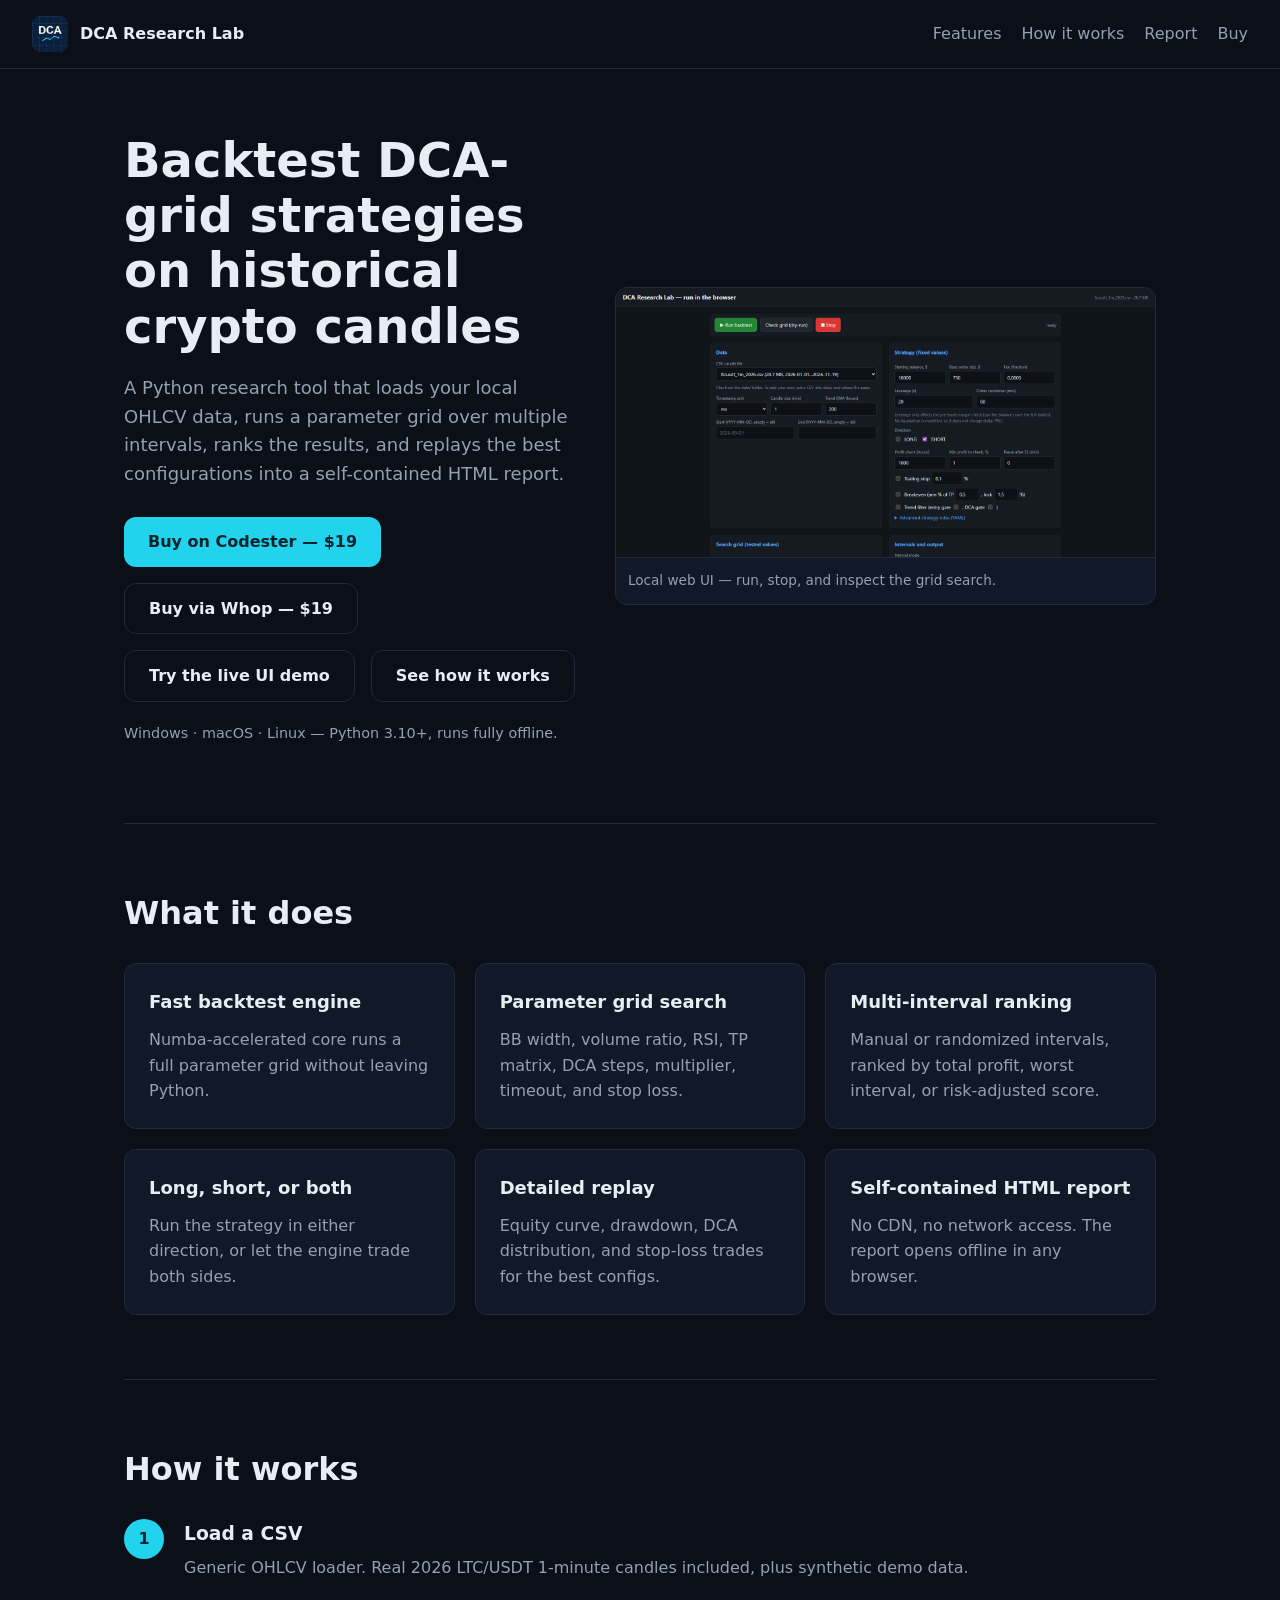
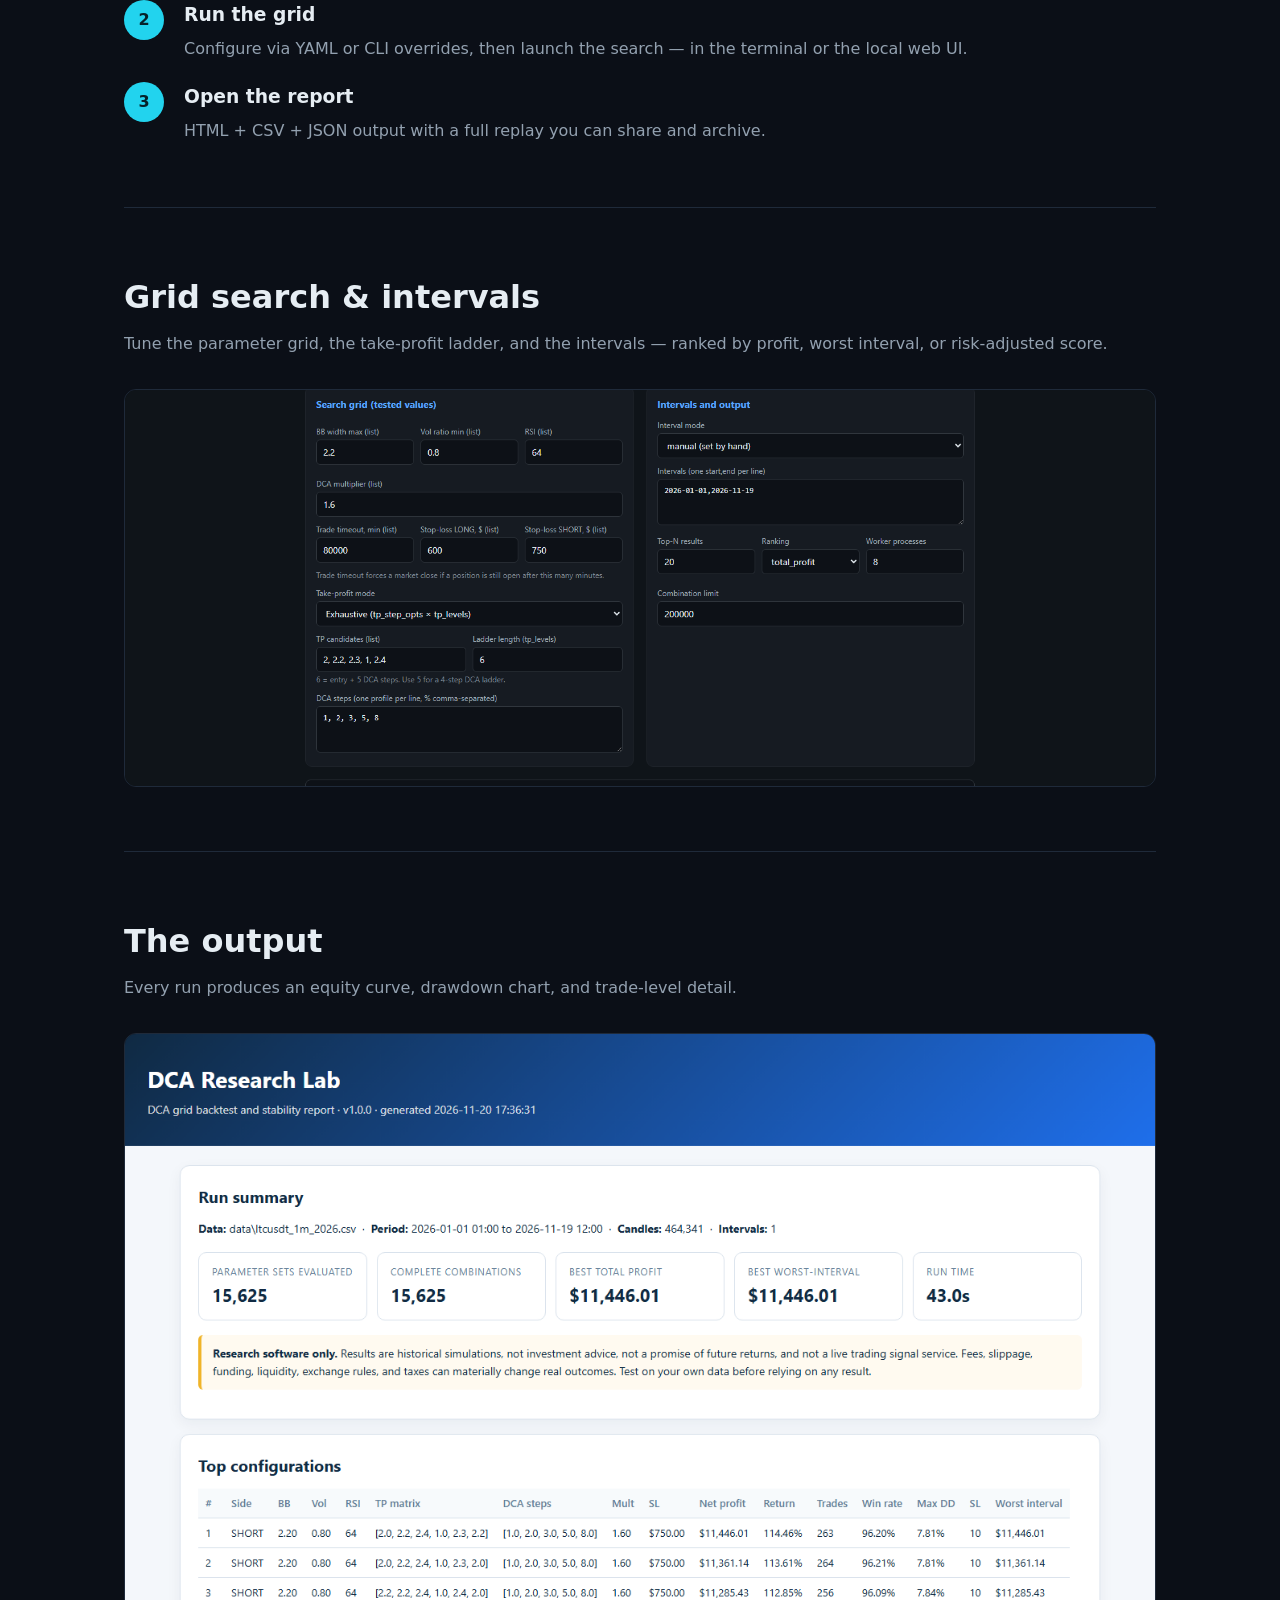
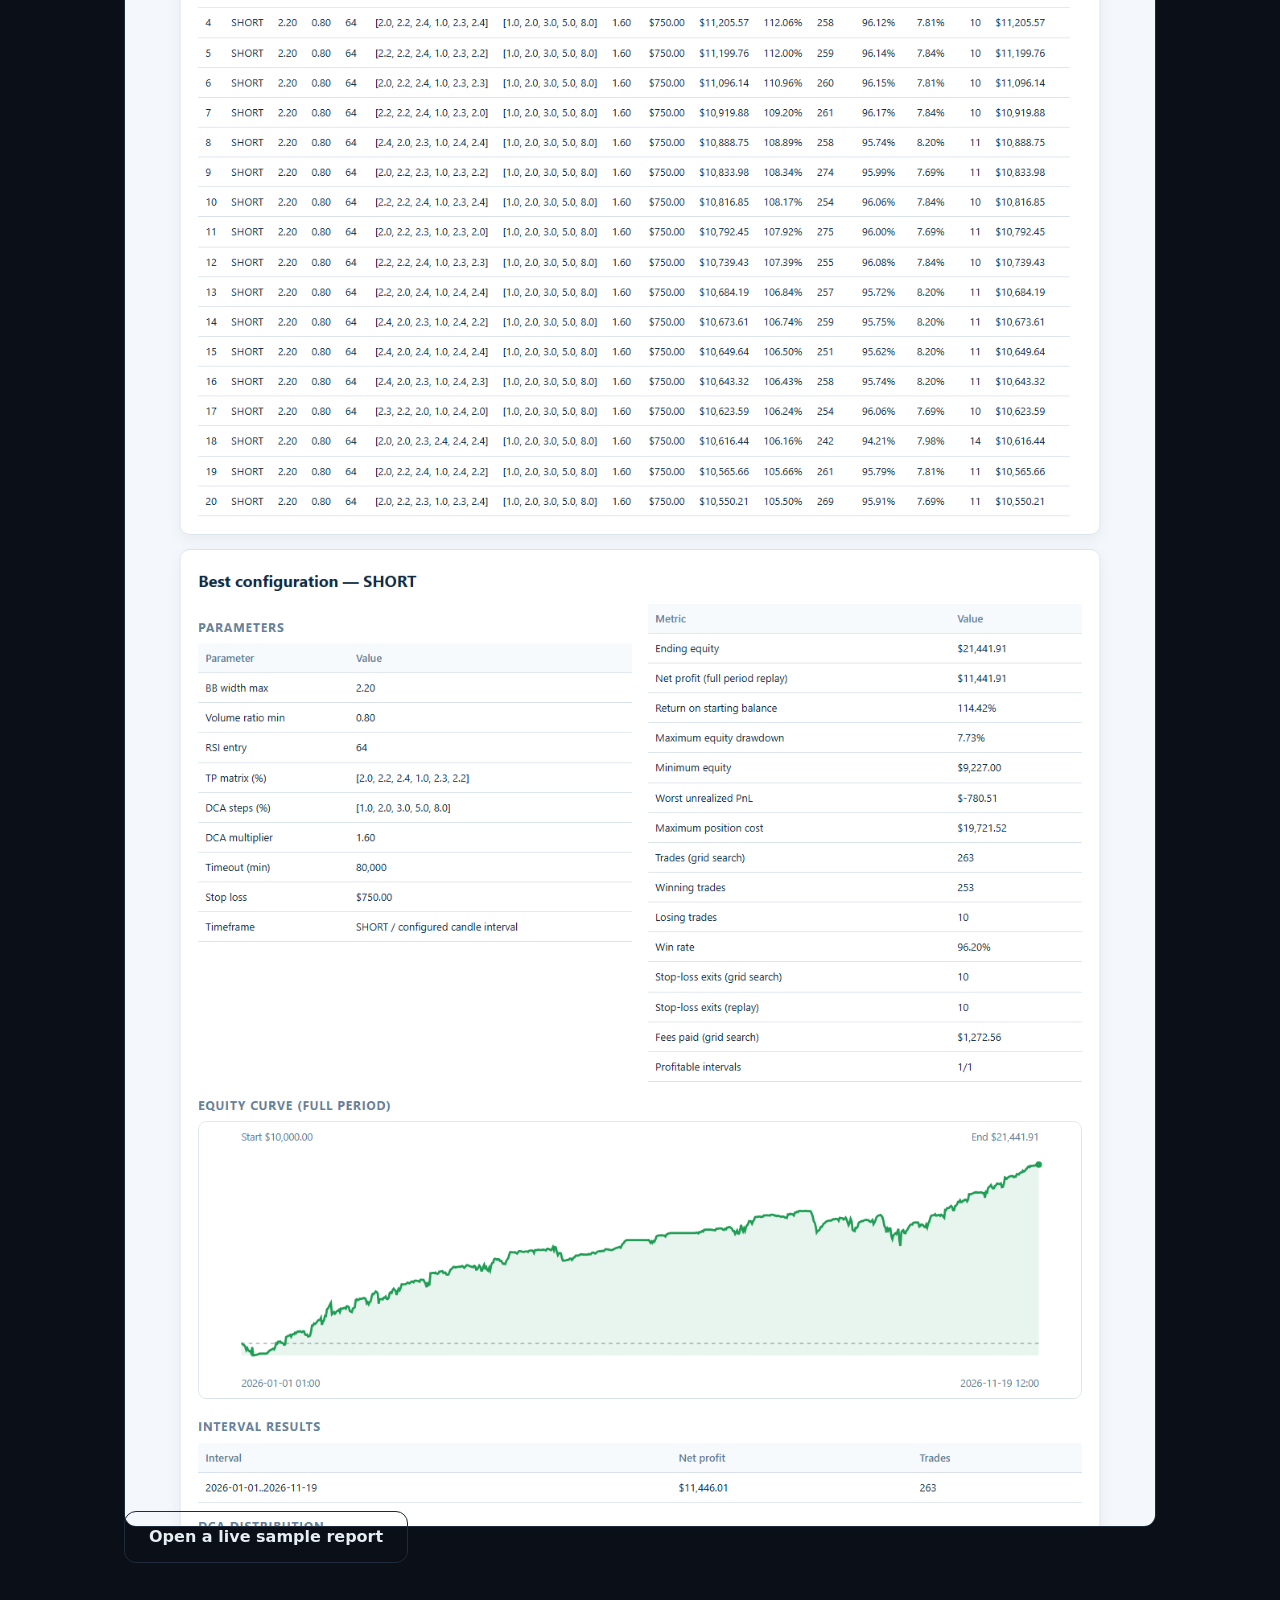
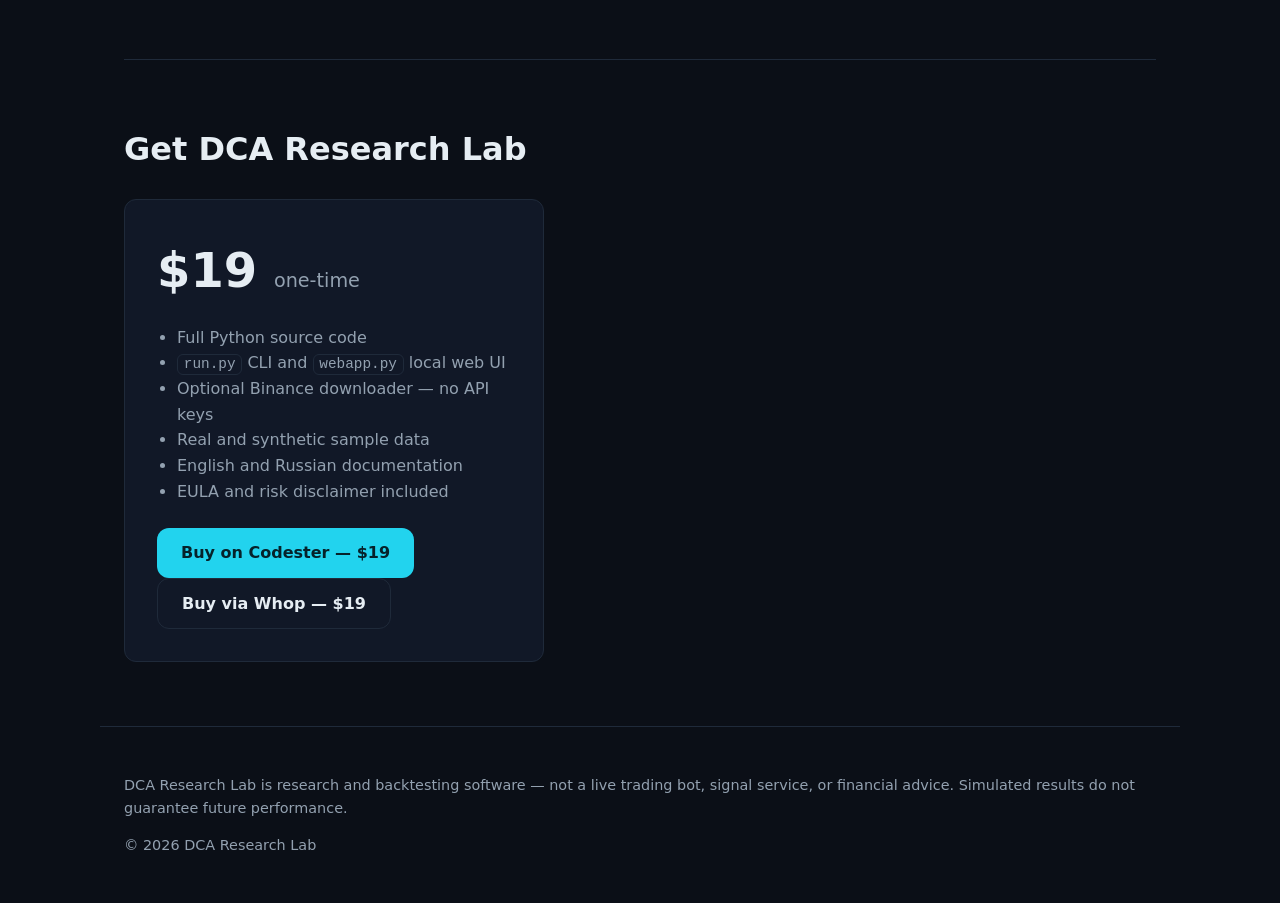
<file: index.html>
<!doctype html>
<html lang="en">
<head>
  <meta charset="utf-8" />
  <meta name="viewport" content="width=device-width, initial-scale=1" />
  <title>DCA Research Lab — Crypto DCA Backtester &amp; Grid Optimizer</title>
  <meta name="description" content="Python desktop research tool for backtesting DCA-grid strategies on local OHLCV data. Multi-interval optimization, detailed replay, and a self-contained HTML report." />
  <link rel="icon" type="image/png" href="img/icon.png" />
  <link rel="stylesheet" href="site.css" />
</head>
<body>
  <header class="topbar">
    <a class="brand" href="#top">
      <img src="img/icon.png" alt="DCA Research Lab logo" width="36" height="36" />
      <span>DCA Research Lab</span>
    </a>
    <nav aria-label="Site">
      <a href="#features">Features</a>
      <a href="#how">How it works</a>
      <a href="#report">Report</a>
      <a href="#buy">Buy</a>
    </nav>
  </header>

  <main id="top">
    <section class="hero">
      <div class="hero-copy">
        <h1>Backtest DCA-grid strategies on historical crypto candles</h1>
        <p class="lede">
          A Python research tool that loads your local OHLCV data, runs a parameter
          grid over multiple intervals, ranks the results, and replays the best
          configurations into a self-contained HTML report.
        </p>
        <div class="cta-row">
          <a class="btn btn-primary" href="https://www.codester.com/items/76673/dca-research-lab-python-strategy-backtester?ref=coolbeat" target="_blank" rel="noopener">Buy on Codester — $19</a>
          <a class="btn btn-ghost" href="https://dca-ltc.whop.site/" target="_blank" rel="noopener">Buy via Whop — $19</a>
          <a class="btn btn-ghost" href="demo.html" target="_blank" rel="noopener">Try the live UI demo</a>
          <a class="btn btn-ghost" href="#how">See how it works</a>
        </div>
        <p class="hint">Windows · macOS · Linux — Python 3.10+, runs fully offline.</p>
      </div>
      <figure class="hero-shot">
        <img src="img/ui.png" alt="DCA Research Lab web interface" width="1600" height="800" />
        <figcaption>Local web UI — run, stop, and inspect the grid search.</figcaption>
      </figure>
    </section>

    <section id="features" class="section">
      <h2>What it does</h2>
      <div class="grid">
        <article class="card">
          <h3>Fast backtest engine</h3>
          <p>Numba-accelerated core runs a full parameter grid without leaving Python.</p>
        </article>
        <article class="card">
          <h3>Parameter grid search</h3>
          <p>BB width, volume ratio, RSI, TP matrix, DCA steps, multiplier, timeout, and stop loss.</p>
        </article>
        <article class="card">
          <h3>Multi-interval ranking</h3>
          <p>Manual or randomized intervals, ranked by total profit, worst interval, or risk-adjusted score.</p>
        </article>
        <article class="card">
          <h3>Long, short, or both</h3>
          <p>Run the strategy in either direction, or let the engine trade both sides.</p>
        </article>
        <article class="card">
          <h3>Detailed replay</h3>
          <p>Equity curve, drawdown, DCA distribution, and stop-loss trades for the best configs.</p>
        </article>
        <article class="card">
          <h3>Self-contained HTML report</h3>
          <p>No CDN, no network access. The report opens offline in any browser.</p>
        </article>
      </div>
    </section>

    <section id="how" class="section">
      <h2>How it works</h2>
      <ol class="steps">
        <li><span>1</span><div><h3>Load a CSV</h3><p>Generic OHLCV loader. Real 2026 LTC/USDT 1-minute candles included, plus synthetic demo data.</p></div></li>
        <li><span>2</span><div><h3>Run the grid</h3><p>Configure via YAML or CLI overrides, then launch the search — in the terminal or the local web UI.</p></div></li>
        <li><span>3</span><div><h3>Open the report</h3><p>HTML + CSV + JSON output with a full replay you can share and archive.</p></div></li>
      </ol>
    </section>

    <section id="grid" class="section">
      <h2>Grid search &amp; intervals</h2>
      <p class="section-lede">Tune the parameter grid, the take-profit ladder, and the intervals — ranked by profit, worst interval, or risk-adjusted score.</p>
      <figure class="report-shot">
        <img src="img/ui-grid.png" alt="DCA Research Lab grid search and intervals panels" width="1600" height="615" />
      </figure>
    </section>

    <section id="report" class="section">
      <h2>The output</h2>
      <p class="section-lede">Every run produces an equity curve, drawdown chart, and trade-level detail.</p>
      <figure class="report-shot">
        <img src="img/report.png" alt="DCA Research Lab HTML report" width="1280" height="2600" />
      </figure>
      <p class="section-lede"><a class="btn btn-ghost" href="report.html" target="_blank" rel="noopener">Open a live sample report</a></p>
    </section>

    <section id="buy" class="section">
      <h2>Get DCA Research Lab</h2>
      <div class="buy-card">
        <p class="price">$19 <span>one-time</span></p>
        <ul>
          <li>Full Python source code</li>
          <li><code>run.py</code> CLI and <code>webapp.py</code> local web UI</li>
          <li>Optional Binance downloader — no API keys</li>
          <li>Real and synthetic sample data</li>
          <li>English and Russian documentation</li>
          <li>EULA and risk disclaimer included</li>
        </ul>
        <a class="btn btn-primary" href="https://www.codester.com/items/76673/dca-research-lab-python-strategy-backtester?ref=coolbeat" target="_blank" rel="noopener">Buy on Codester — $19</a>
        <a class="btn btn-ghost" href="https://dca-ltc.whop.site/" target="_blank" rel="noopener">Buy via Whop — $19</a>
      </div>
    </section>
  </main>

  <footer>
    <p>
      DCA Research Lab is research and backtesting software — not a live trading bot,
      signal service, or financial advice. Simulated results do not guarantee future
      performance.
    </p>
    <p class="muted">&copy; 2026 DCA Research Lab</p>
  </footer>
</body>
</html>
</file>
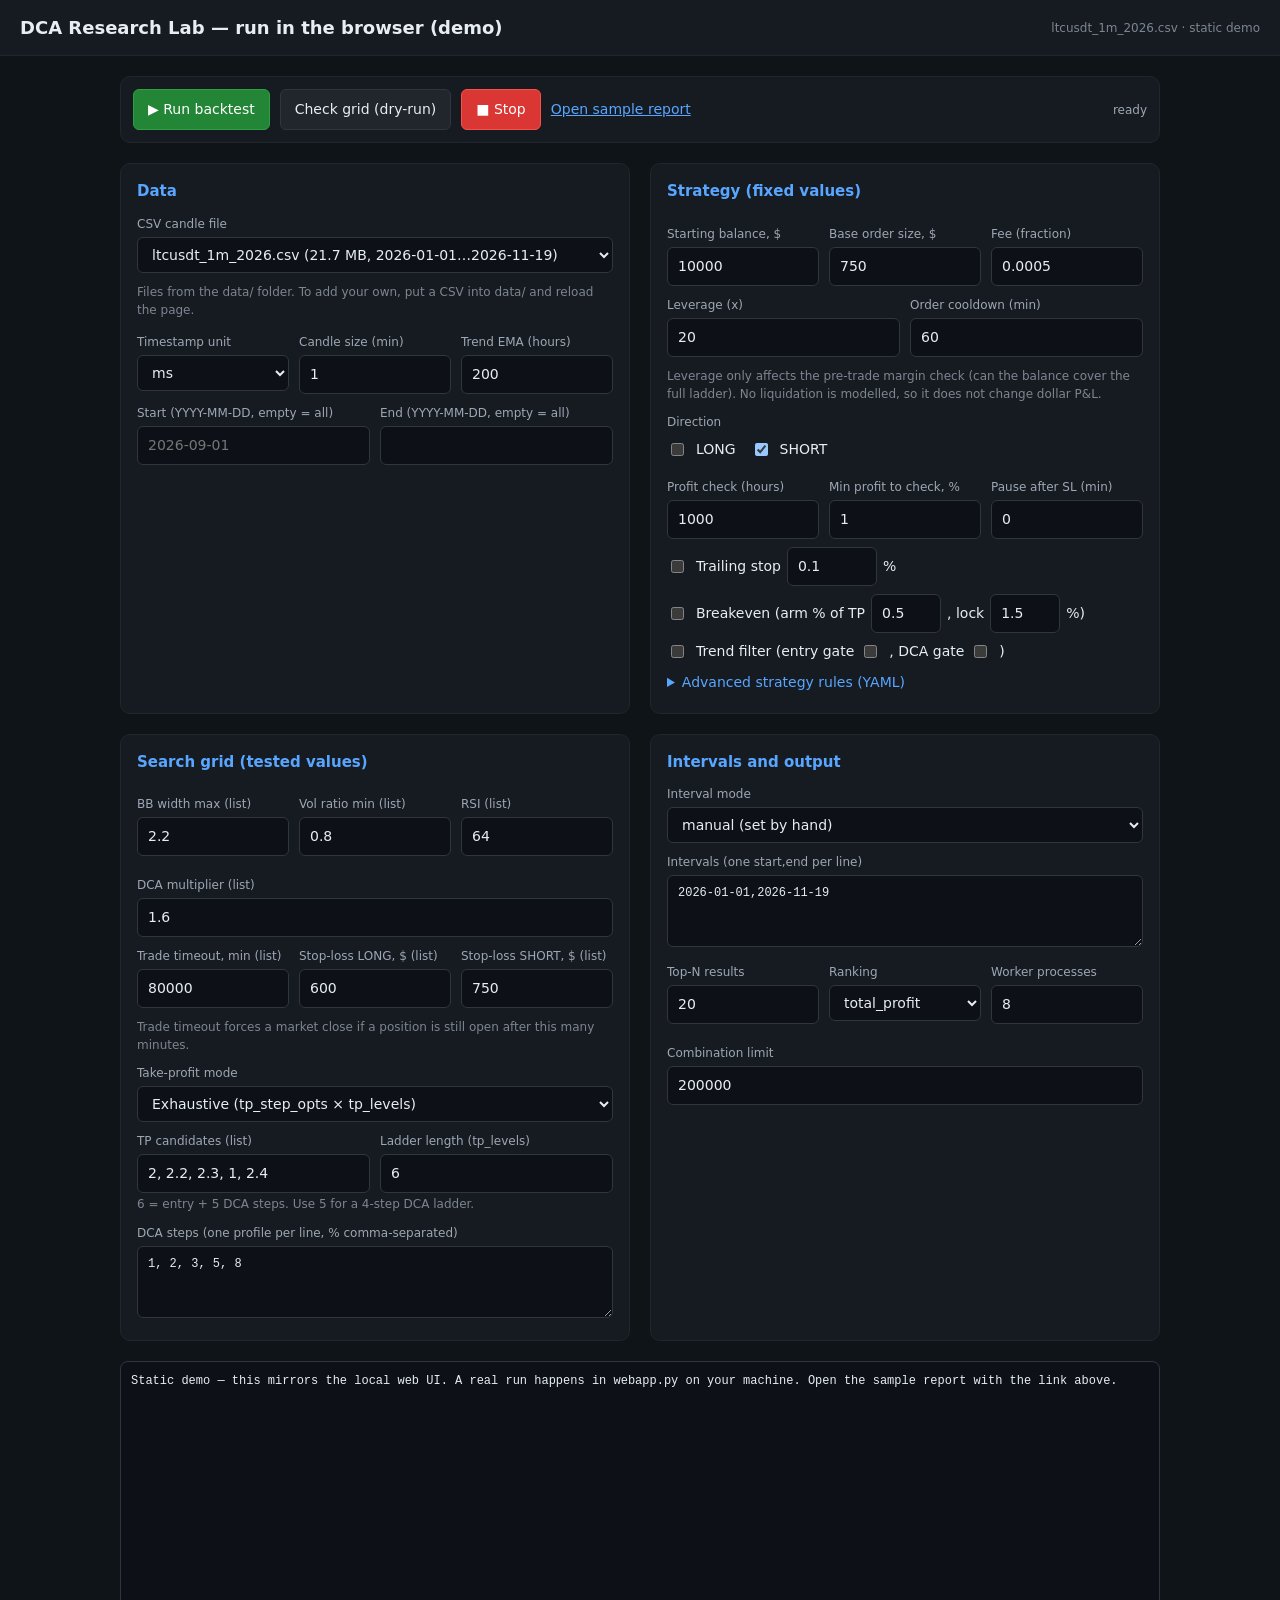
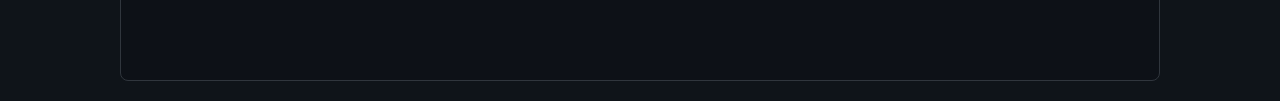
<file: demo.html>
<!DOCTYPE html>
<html lang="en">
<head>
<meta charset="utf-8">
<meta name="viewport" content="width=device-width, initial-scale=1">
<title>DCA Research Lab — configure and run</title>
<style>
  :root { color-scheme: dark; }
  * { box-sizing: border-box; }
  body { margin: 0; font: 14px/1.5 system-ui, Segoe UI, sans-serif; background: #0f1419; color: #e6edf3; }
  header { padding: 14px 20px; background: #161b22; border-bottom: 1px solid #21262d; display: flex; justify-content: space-between; align-items: center; }
  header h1 { margin: 0; font-size: 18px; }
  main { max-width: 1080px; margin: 0 auto; padding: 20px; display: grid; grid-template-columns: 1fr 1fr; gap: 20px; }
  @media (max-width: 900px) { main { grid-template-columns: 1fr; } }
  section { background: #161b22; border: 1px solid #21262d; border-radius: 10px; padding: 16px; }
  section h2 { margin: 0 0 12px; font-size: 15px; color: #58a6ff; }
  label { display: block; margin: 10px 0 4px; color: #9da7b3; font-size: 12px; }
  input, select, textarea { width: 100%; padding: 8px 10px; background: #0d1117; color: #e6edf3; border: 1px solid #30363d; border-radius: 6px; font: inherit; }
  input[type=checkbox] { width: auto; margin-right: 6px; }
  .row { display: flex; gap: 10px; flex-wrap: wrap; }
  .row > div { flex: 1; min-width: 120px; }
  .chk { display: flex; align-items: center; gap: 6px; margin: 8px 0; }
  textarea.mono { font-family: Consolas, Menlo, monospace; font-size: 12px; }
  button { cursor: pointer; border: 1px solid #30363d; border-radius: 6px; padding: 9px 14px; background: #21262d; color: #e6edf3; font: inherit; }
  button.primary { background: #238636; border-color: #2ea043; color: #fff; }
  button.danger { background: #da3633; border-color: #f85149; color: #fff; }
  .toolbar { position: sticky; top: 0; z-index: 10; background: #161b22; border: 1px solid #21262d; border-radius: 10px; padding: 12px; display: flex; gap: 10px; flex-wrap: wrap; align-items: center; grid-column: 1 / -1; }
  .toolbar .status { margin-left: auto; color: #9da7b3; font-size: 12px; }
  #log { background: #0d1117; border: 1px solid #30363d; border-radius: 8px; padding: 10px; height: 320px; overflow: auto; font-family: Consolas, Menlo, monospace; font-size: 12px; white-space: pre-wrap; grid-column: 1 / -1; }
  #banner { display: none; grid-column: 1 / -1; background: #3d1d1d; border: 1px solid #f85149; border-radius: 10px; padding: 14px; }
  .hint { color: #7d8590; font-size: 12px; }
  details summary { cursor: pointer; color: #58a6ff; margin: 10px 0 4px; }
  a { color: #58a6ff; }
</style>
</head>
<body>
<header>
  <h1>DCA Research Lab — run in the browser (demo)</h1>
  <div class="hint" id="fileinfo">loading…</div>
</header>
<main>
  <div id="banner"></div>

  <div class="toolbar">
    <button class="primary" id="btnRun">▶ Run backtest</button>
    <button id="btnDry">Check grid (dry-run)</button>
    <button class="danger" id="btnStop" disabled>■ Stop</button>
    <a id="reportLink" href="report.html" target="_blank" style="display:none">Open sample report</a>
    <span class="status" id="status">ready</span>
  </div>

  <section>
    <h2>Data</h2>
    <label>CSV candle file</label>
    <select id="data_file"></select>
    <label class="hint">Files from the data/ folder. To add your own, put a CSV into data/ and reload the page.</label>
    <div class="row">
      <div><label>Timestamp unit</label>
        <select id="timestamp_unit"><option value="ms">ms</option><option value="s">s</option><option value="auto">auto</option></select></div>
      <div><label>Candle size (min)</label><input id="candle_interval_mins" type="number" step="1"></div>
      <div><label>Trend EMA (hours)</label><input id="trend_ema_hours" type="number" step="1"></div>
    </div>
    <div class="row">
      <div><label>Start (YYYY-MM-DD, empty = all)</label><input id="start" placeholder="2026-09-01"></div>
      <div><label>End (YYYY-MM-DD, empty = all)</label><input id="end" placeholder=""></div>
    </div>
  </section>

  <section>
    <h2>Strategy (fixed values)</h2>
    <div class="row">
      <div><label>Starting balance, $</label><input id="starting_balance" type="number" step="0.01"></div>
      <div><label>Base order size, $</label><input id="base_order_size" type="number" step="0.01"></div>
      <div><label>Fee (fraction)</label><input id="fee_pct" type="number" step="0.0001"></div>
    </div>
    <div class="row">
      <div><label>Leverage (x)</label><input id="leverage" type="number" step="0.1"></div>
      <div><label>Order cooldown (min)</label><input id="cooldown_mins" type="number" step="0.1"></div>
    </div>
    <label class="hint">Leverage only affects the pre-trade margin check (can the balance cover the full ladder). No liquidation is modelled, so it does not change dollar P&amp;L.</label>
    <label>Direction</label>
    <div class="chk"><input type="checkbox" id="side_LONG">LONG &nbsp; <input type="checkbox" id="side_SHORT">SHORT</div>
    <div class="row">
      <div><label>Profit check (hours)</label><input id="profit_check_hours" type="number" step="1"></div>
      <div><label>Min profit to check, %</label><input id="profit_check_min_pct" type="number" step="0.1"></div>
      <div><label>Pause after SL (min)</label><input id="sl_pause_mins" type="number" step="1"></div>
    </div>
    <div class="chk"><input type="checkbox" id="use_trailing"> Trailing stop <input id="trailing_stop_pct" type="number" step="0.01" style="width:90px"> %</div>
    <div class="chk"><input type="checkbox" id="use_breakeven"> Breakeven (arm % of TP <input id="be_arm_pct_of_tp" type="number" step="0.1" style="width:70px">, lock <input id="be_lock_pct" type="number" step="0.1" style="width:70px"> %)</div>
    <div class="chk"><input type="checkbox" id="use_trend_filter"> Trend filter (entry gate <input id="trend_gate_entry" type="checkbox">, DCA gate <input id="trend_gate_dca" type="checkbox">)</div>

    <details>
      <summary>Advanced strategy rules (YAML)</summary>
      <label class="hint">Zones, recovery, sl_widen, profit_pause, etc. — edit as YAML. Empty = defaults. See docs/STRATEGY_REFERENCE.md for details.</label>
      <textarea id="advanced" class="mono" rows="14" spellcheck="false"></textarea>
    </details>
  </section>

  <section>
    <h2>Search grid (tested values)</h2>
    <div class="row">
      <div><label>BB width max (list)</label><input id="bb_max" value="2.0, 2.2"></div>
      <div><label>Vol ratio min (list)</label><input id="vol_min" value="1.0"></div>
      <div><label>RSI (list)</label><input id="rsi_val" value="60, 64"></div>
      <div><label>DCA multiplier (list)</label><input id="mult" value="1.6"></div>
    </div>
    <div class="row">
      <div><label>Trade timeout, min (list)</label><input id="timeout_mins" value="80000"></div>
      <div><label>Stop-loss LONG, $ (list)</label><input id="long_stop_loss" value="600"></div>
      <div><label>Stop-loss SHORT, $ (list)</label><input id="short_stop_loss" value="750"></div>
    </div>
    <label class="hint">Trade timeout forces a market close if a position is still open after this many minutes.</label>

    <label>Take-profit mode</label>
    <select id="tp_mode">
      <option value="matrix">Ready TP ladders (tp_matrix)</option>
      <option value="exhaustive">Exhaustive (tp_step_opts × tp_levels)</option>
    </select>

    <div id="tp_matrix_block">
      <label>TP ladders (one ladder per line, comma-separated)</label>
      <textarea id="tp_matrix" class="mono" rows="4" spellcheck="false"></textarea>
    </div>
    <div id="tp_exhaustive_block" style="display:none">
      <div class="row">
        <div><label>TP candidates (list)</label><input id="tp_step_opts" value="2.0, 2.2, 2.3, 1.0, 2.4"></div>
        <div><label>Ladder length (tp_levels)</label><input id="tp_levels" type="number" step="1" value="6"></div>
      </div>
      <span class="hint">6 = entry + 5 DCA steps. Use 5 for a 4-step DCA ladder.</span>
    </div>

    <label>DCA steps (one profile per line, % comma-separated)</label>
    <textarea id="dca_steps" class="mono" rows="3" spellcheck="false"></textarea>
  </section>

  <section>
    <h2>Intervals and output</h2>
    <label>Interval mode</label>
    <select id="intervals_mode">
      <option value="manual">manual (set by hand)</option>
      <option value="auto">auto (randomized)</option>
    </select>
    <div id="manual_block">
      <label>Intervals (one start,end per line)</label>
      <textarea id="manual" class="mono" rows="3" spellcheck="false"></textarea>
    </div>
    <div id="auto_block" style="display:none">
      <div class="row">
        <div><label>Number of intervals</label><input id="auto_count" type="number" step="1"></div>
        <div><label>Min months</label><input id="auto_min" type="number" step="1"></div>
        <div><label>Max months</label><input id="auto_max" type="number" step="1"></div>
        <div><label>Seed</label><input id="auto_seed" type="number" step="1"></div>
      </div>
    </div>
    <div class="row">
      <div><label>Top-N results</label><input id="top_n" type="number" step="1"></div>
      <div><label>Ranking</label>
        <select id="rank_by"><option value="total_profit">total_profit</option><option value="worst_interval">worst_interval</option><option value="risk_adjusted">risk_adjusted</option></select></div>
      <div><label>Worker processes</label><input id="workers" type="number" step="1"></div>
      <div><label>Combination limit</label><input id="max_combinations" type="number" step="1000"></div>
    </div>
  </section>

  <div id="log">The run log will appear here.</div>
</main>

<script>
let base = null;
let jobId = null;
let timer = null;
const $ = (id) => document.getElementById(id);

function parseList(text) {
  return String(text).split(/[,\s]+/).map(s => s.trim()).filter(Boolean).map(Number);
}
function parseLadders(text) {
  return String(text).split(/\n/).map(line => line.trim()).filter(Boolean)
    .map(line => line.split(/[,\s]+/).filter(Boolean).map(Number));
}
function laddersToText(list) {
  return (list || []).map(row => (row || []).join(', ')).join('\n');
}

function fillFromConfig(cfg) {
  $('data_file').value = cfg.data.file || '';
  $('timestamp_unit').value = cfg.data.timestamp_unit || 'ms';
  $('candle_interval_mins').value = cfg.data.candle_interval_mins ?? 60;
  $('trend_ema_hours').value = cfg.data.trend_ema_hours ?? 200;
  $('start').value = cfg.data.start || '';
  $('end').value = cfg.data.end || '';

  const s = cfg.strategy || {};
  $('starting_balance').value = s.starting_balance;
  $('base_order_size').value = s.base_order_size;
  $('fee_pct').value = s.fee_pct;
  $('leverage').value = s.leverage ?? 20;
  $('cooldown_mins').value = s.cooldown_mins;
  $('side_LONG').checked = (s.sides || []).includes('LONG');
  $('side_SHORT').checked = (s.sides || []).includes('SHORT');
  $('profit_check_hours').value = s.profit_check_hours;
  $('profit_check_min_pct').value = s.profit_check_min_pct;
  $('sl_pause_mins').value = s.sl_pause_mins ?? 0;
  $('use_trailing').checked = !!s.use_trailing;
  $('trailing_stop_pct').value = s.trailing_stop_pct;
  $('use_breakeven').checked = !!s.use_breakeven;
  $('be_arm_pct_of_tp').value = s.be_arm_pct_of_tp;
  $('be_lock_pct').value = s.be_lock_pct;
  $('use_trend_filter').checked = !!s.use_trend_filter;
  $('trend_gate_entry').checked = !!s.trend_gate_entry;
  $('trend_gate_dca').checked = !!s.trend_gate_dca;

  const g = cfg.grid || {};
  $('bb_max').value = (g.bb_max || []).join(', ');
  $('vol_min').value = (g.vol_min || []).join(', ');
  $('rsi_val').value = (g.rsi_val || []).join(', ');
  $('mult').value = (g.mult || []).join(', ');
  $('timeout_mins').value = (g.timeout_mins || []).join(', ');
  $('long_stop_loss').value = (g.long_stop_loss || []).join(', ');
  $('short_stop_loss').value = (g.short_stop_loss || []).join(', ');
  const exhaustive = g.tp_step_opts != null;
  $('tp_mode').value = exhaustive ? 'exhaustive' : 'matrix';
  $('tp_matrix').value = laddersToText(g.tp_matrix);
  $('tp_step_opts').value = (g.tp_step_opts || []).join(', ');
  $('tp_levels').value = g.tp_levels ?? 6;
  $('dca_steps').value = laddersToText(g.dca_steps);
  toggleTpMode();

  const iv = cfg.intervals || {};
  $('intervals_mode').value = iv.mode || 'manual';
  $('manual').value = (iv.manual || []).map(p => p[0] + ',' + p[1]).join('\n');
  $('auto_count').value = (iv.auto || {}).count ?? 7;
  $('auto_min').value = (iv.auto || {}).min_months ?? 10;
  $('auto_max').value = (iv.auto || {}).max_months ?? 30;
  $('auto_seed').value = (iv.auto || {}).seed ?? 78;
  toggleIntervals();

  const o = cfg.output || {}, r = cfg.runtime || {};
  $('top_n').value = o.top_n ?? 20;
  $('rank_by').value = o.rank_by || 'total_profit';
  $('workers').value = r.workers ?? 1;
  $('max_combinations').value = r.max_combinations ?? 200000;
}

function toggleTpMode() {
  const ex = $('tp_mode').value === 'exhaustive';
  $('tp_matrix_block').style.display = ex ? 'none' : '';
  $('tp_exhaustive_block').style.display = ex ? '' : 'none';
}
function toggleIntervals() {
  const auto = $('intervals_mode').value === 'auto';
  $('manual_block').style.display = auto ? 'none' : '';
  $('auto_block').style.display = auto ? '' : 'none';
}
$('tp_mode').addEventListener('change', toggleTpMode);
$('intervals_mode').addEventListener('change', toggleIntervals);

function collectConfig() {
  const c = JSON.parse(JSON.stringify(base));
  c.data.file = $('data_file').value;
  c.data.timestamp_unit = $('timestamp_unit').value;
  c.data.candle_interval_mins = Number($('candle_interval_mins').value);
  c.data.trend_ema_hours = Number($('trend_ema_hours').value);
  c.data.start = $('start').value || null;
  c.data.end = $('end').value || null;

  c.strategy.sides = [];
  if ($('side_LONG').checked) c.strategy.sides.push('LONG');
  if ($('side_SHORT').checked) c.strategy.sides.push('SHORT');
  c.strategy.starting_balance = Number($('starting_balance').value);
  c.strategy.base_order_size = Number($('base_order_size').value);
  c.strategy.fee_pct = Number($('fee_pct').value);
  c.strategy.leverage = Number($('leverage').value);
  c.strategy.cooldown_mins = Number($('cooldown_mins').value);
  c.strategy.profit_check_hours = Number($('profit_check_hours').value);
  c.strategy.profit_check_min_pct = Number($('profit_check_min_pct').value);
  c.strategy.sl_pause_mins = Number($('sl_pause_mins').value);
  c.strategy.use_trailing = $('use_trailing').checked;
  c.strategy.trailing_stop_pct = Number($('trailing_stop_pct').value);
  c.strategy.use_breakeven = $('use_breakeven').checked;
  c.strategy.be_arm_pct_of_tp = Number($('be_arm_pct_of_tp').value);
  c.strategy.be_lock_pct = Number($('be_lock_pct').value);
  c.strategy.use_trend_filter = $('use_trend_filter').checked;
  c.strategy.trend_gate_entry = $('trend_gate_entry').checked;
  c.strategy.trend_gate_dca = $('trend_gate_dca').checked;

  c.grid.bb_max = parseList($('bb_max').value);
  c.grid.vol_min = parseList($('vol_min').value);
  c.grid.rsi_val = parseList($('rsi_val').value);
  c.grid.mult = parseList($('mult').value);
  c.grid.timeout_mins = parseList($('timeout_mins').value);
  c.grid.long_stop_loss = parseList($('long_stop_loss').value);
  c.grid.short_stop_loss = parseList($('short_stop_loss').value);
  c.grid.dca_steps = parseLadders($('dca_steps').value);
  if ($('tp_mode').value === 'exhaustive') {
    c.grid.tp_step_opts = parseList($('tp_step_opts').value);
    c.grid.tp_levels = Number($('tp_levels').value);
  } else {
    c.grid.tp_step_opts = null;
    c.grid.tp_matrix = parseLadders($('tp_matrix').value);
  }

  c.intervals.mode = $('intervals_mode').value;
  if (c.intervals.mode === 'manual') {
    c.intervals.manual = String($('manual').value).split(/\n/).map(l => l.trim()).filter(Boolean)
      .map(l => { const parts = l.split(','); return [parts[0].trim(), parts[1].trim()]; });
  } else {
    c.intervals.auto = {
      count: Number($('auto_count').value),
      min_months: Number($('auto_min').value),
      max_months: Number($('auto_max').value),
      seed: Number($('auto_seed').value),
    };
  }

  c.output.top_n = Number($('top_n').value);
  c.output.rank_by = $('rank_by').value;
  c.runtime.workers = Number($('workers').value);
  c.runtime.max_combinations = Number($('max_combinations').value);
  return c;
}

function startPolling() {
  if (timer) clearInterval(timer);
  timer = setInterval(async () => {
    if (!jobId) return;
    const r = await fetch('/api/status?id=' + jobId);
    const st = await r.json();
    $('log').textContent = st.lines.join('\n') || '…';
    if (st.running) {
      $('status').textContent = 'running…';
      $('btnRun').disabled = true; $('btnDry').disabled = true; $('btnStop').disabled = false;
    } else {
      $('status').textContent = st.code === 0 ? 'done' : 'error (code ' + st.code + ')';
      $('btnRun').disabled = false; $('btnDry').disabled = false; $('btnStop').disabled = true;
      $('reportLink').style.display = st.report ? '' : 'none';
      clearInterval(timer); timer = null;
    }
  }, 1200);
}

async function run(dry) {
  if (!base) { $('log').textContent = 'Configuration not loaded yet.'; return; }
  const payload = { config: collectConfig(), advanced_yaml: $('advanced').value, dry_run: dry };
  $('log').textContent = dry ? 'Checking grid…' : 'Running…';
  $('reportLink').style.display = 'none';
  const r = await fetch('/api/run', { method: 'POST', headers: {'Content-Type': 'application/json'}, body: JSON.stringify(payload) });
  const j = await r.json();
  if (j.error) { $('log').textContent = 'Error: ' + j.error; return; }
  jobId = j.job;
  startPolling();
}

const DEMO_NOTE = 'This is a static demo. The real run happens locally via webapp.py — open the sample report with the link above.';
$('btnRun').addEventListener('click', () => { $('log').textContent = DEMO_NOTE; });
$('btnDry').addEventListener('click', () => { $('log').textContent = DEMO_NOTE; });
$('btnStop').addEventListener('click', () => { $('log').textContent = DEMO_NOTE; });

const DEMO_CONFIG = {
  data: { file: 'data/ltcusdt_1m_2026.csv', timestamp_unit: 'ms', candle_interval_mins: 1, trend_ema_hours: 200, start: '', end: '' },
  strategy: { starting_balance: 10000.0, base_order_size: 750.0, fee_pct: 0.0005, sides: ['SHORT'], leverage: 20.0, cooldown_mins: 60.0, profit_check_hours: 1000.0, profit_check_min_pct: 1.0, sl_pause_mins: 0.0, use_trailing: false, trailing_stop_pct: 0.1, use_breakeven: false, be_arm_pct_of_tp: 0.5, be_lock_pct: 1.5, use_trend_filter: false, trend_gate_entry: false, trend_gate_dca: false },
  grid: { bb_max: [2.2], vol_min: [0.8], rsi_val: [64], tp_step_opts: [2.0, 2.2, 2.3, 1.0, 2.4], tp_levels: 6, dca_steps: [[1.0, 2.0, 3.0, 5.0, 8.0]], mult: [1.6], timeout_mins: [80000.0], long_stop_loss: [600.0], short_stop_loss: [750.0] },
  intervals: { mode: 'manual', manual: [['2026-01-01', '2026-11-19']], auto: { count: 7, min_months: 10, max_months: 30, seed: 78 } },
  output: { top_n: 20, rank_by: 'total_profit' },
  runtime: { workers: 8, max_combinations: 200000 }
};

(function init() {
  base = DEMO_CONFIG;
  $('advanced').value = '';
  const sel = $('data_file');
  const f = { name: 'ltcusdt_1m_2026.csv', size_mb: '21.7', first: '2026-01-01', last: '2026-11-19' };
  const opt = document.createElement('option');
  opt.value = 'data/' + f.name;
  opt.textContent = f.name + '  (' + f.size_mb + ' MB, ' + f.first + '…' + f.last + ')';
  sel.appendChild(opt);
  fillFromConfig(base);
  $('fileinfo').textContent = f.name + ' · static demo';
  $('log').textContent = 'Static demo — this mirrors the local web UI. A real run happens in webapp.py on your machine. Open the sample report with the link above.';
  $('reportLink').style.display = '';
})();
</script>
</body>
</html>
</file>
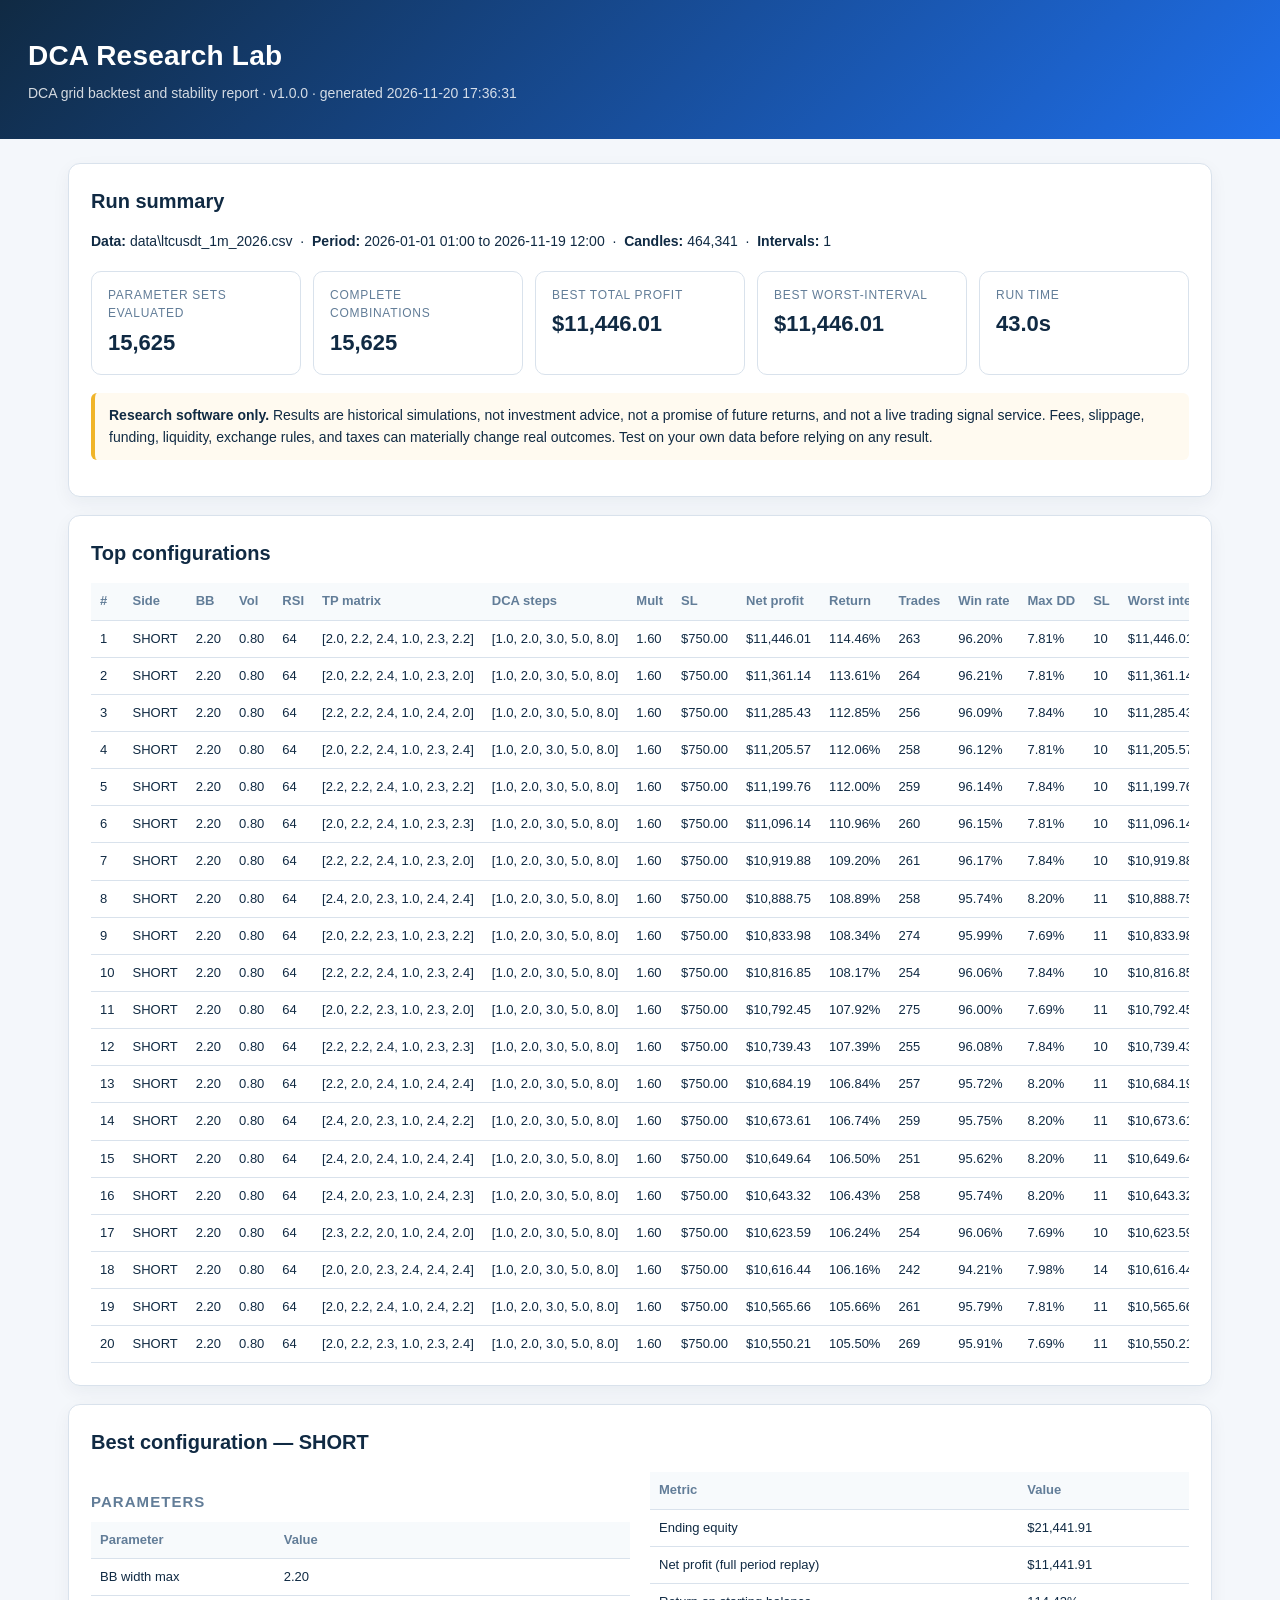
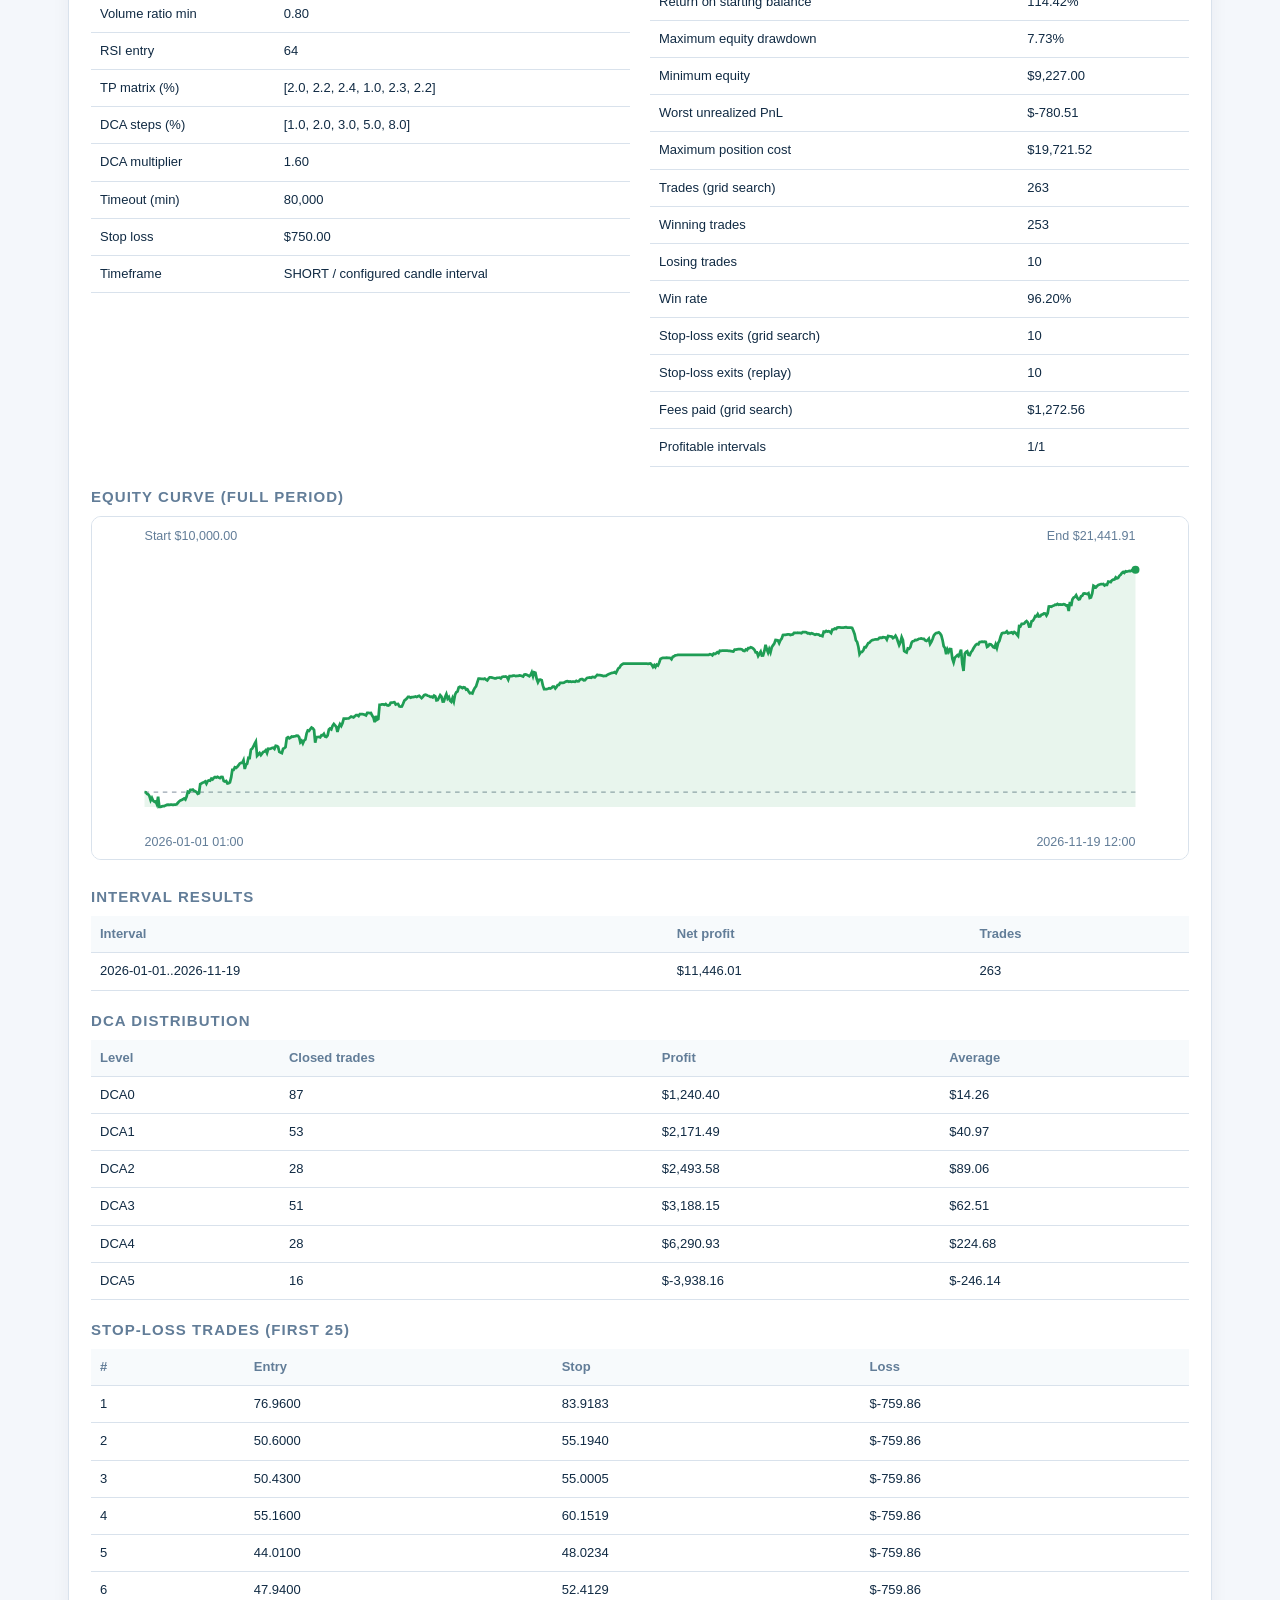
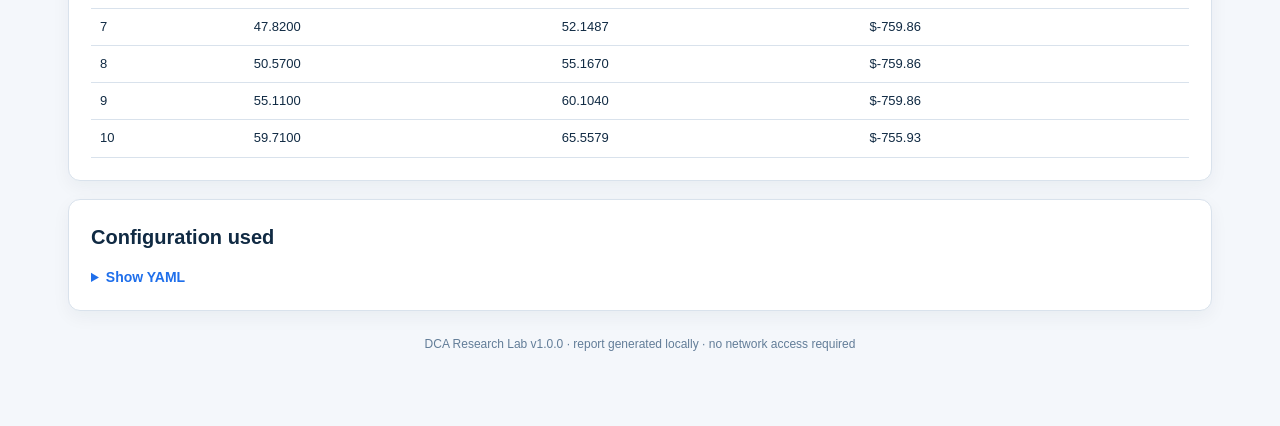
<file: report.html>
<!doctype html>
<html lang="en">
<head>
<meta charset="utf-8">
<meta name="viewport" content="width=device-width, initial-scale=1">
<title>DCA Research Lab — backtest report</title>
<style>
  :root { color-scheme: light; --ink:#102a43; --muted:#627d98; --line:#d9e2ec; --accent:#1f6feb; --bg:#f4f7fb; }
  * { box-sizing: border-box; }
  body { margin:0; font:14px/1.55 -apple-system,BlinkMacSystemFont,"Segoe UI",Roboto,Arial,sans-serif; color:var(--ink); background:var(--bg); }
  header { background:linear-gradient(135deg,#102a43,#1f6feb); color:#fff; padding:34px 28px; }
  header h1 { margin:0 0 6px; font-size:28px; letter-spacing:.2px; }
  header p { margin:0; opacity:.82; }
  main { max-width:1180px; margin:24px auto; padding:0 18px 48px; }
  .card { background:#fff; border:1px solid var(--line); border-radius:12px; padding:22px; margin:18px 0; box-shadow:0 6px 18px rgba(16,42,67,.05); }
  h2 { margin:0 0 14px; font-size:20px; } h3 { margin:18px 0 8px; font-size:15px; color:var(--muted); text-transform:uppercase; letter-spacing:.07em; }
  .kpis { display:grid; grid-template-columns:repeat(auto-fit,minmax(180px,1fr)); gap:12px; margin:18px 0; }
  .kpi { background:#fff; border:1px solid var(--line); border-radius:10px; padding:14px 16px; }
  .kpi .label { color:var(--muted); font-size:12px; text-transform:uppercase; letter-spacing:.06em; }
  .kpi .value { font-size:22px; font-weight:650; margin-top:3px; }
  .grid2 { display:grid; grid-template-columns:1fr 1fr; gap:20px; }
  table { width:100%; border-collapse:collapse; font-size:13px; }
  th, td { padding:8px 9px; border-bottom:1px solid var(--line); text-align:left; vertical-align:top; }
  th { background:#f7fafc; color:var(--muted); font-weight:600; white-space:nowrap; }
  tr:hover td { background:#f9fcff; }
  table.scroll { display:block; overflow-x:auto; white-space:nowrap; }
  .chart { width:100%; height:auto; border:1px solid var(--line); border-radius:10px; background:#fff; }
  .axis { font-size:11px; fill:#627d98; }
  pre { background:#0f172a; color:#e2e8f0; padding:16px; border-radius:10px; overflow:auto; font-size:12px; }
  details summary { cursor:pointer; color:var(--accent); font-weight:600; }
  .note { border-left:4px solid #f0b429; background:#fffaf0; padding:12px 14px; border-radius:6px; }
  footer { color:var(--muted); font-size:12px; text-align:center; margin-top:24px; }
  @media (max-width:820px) { .grid2 { grid-template-columns:1fr; } }
</style>
</head>
<body>
<header>
  <h1>DCA Research Lab</h1>
  <p>DCA grid backtest and stability report · v1.0.0 · generated 2026-11-20 17:36:31</p>
</header>
<main>
  <section class="card">
    <h2>Run summary</h2>
    <p><strong>Data:</strong> data\ltcusdt_1m_2026.csv &nbsp;·&nbsp;
       <strong>Period:</strong> 2026-01-01 01:00 to 2026-11-19 12:00 &nbsp;·&nbsp;
       <strong>Candles:</strong> 464,341 &nbsp;·&nbsp;
       <strong>Intervals:</strong> 1</p>
    <div class="kpis"><div class="kpi"><div class="label">Parameter sets evaluated</div><div class="value">15,625</div></div><div class="kpi"><div class="label">Complete combinations</div><div class="value">15,625</div></div><div class="kpi"><div class="label">Best total profit</div><div class="value">$11,446.01</div></div><div class="kpi"><div class="label">Best worst-interval</div><div class="value">$11,446.01</div></div><div class="kpi"><div class="label">Run time</div><div class="value">43.0s</div></div></div>
    <p class="note"><strong>Research software only.</strong> Results are historical simulations, not investment advice,
    not a promise of future returns, and not a live trading signal service. Fees, slippage, funding, liquidity,
    exchange rules, and taxes can materially change real outcomes. Test on your own data before relying on any result.</p>
  </section>

  <section class="card">
    <h2>Top configurations</h2>
    <table class="scroll"><thead><tr><th>#</th><th>Side</th><th>BB</th><th>Vol</th><th>RSI</th><th>TP matrix</th><th>DCA steps</th><th>Mult</th><th>SL</th><th>Net profit</th><th>Return</th><th>Trades</th><th>Win rate</th><th>Max DD</th><th>SL</th><th>Worst interval</th></tr></thead><tbody><tr><td>1</td><td>SHORT</td><td>2.20</td><td>0.80</td><td>64</td><td>[2.0, 2.2, 2.4, 1.0, 2.3, 2.2]</td><td>[1.0, 2.0, 3.0, 5.0, 8.0]</td><td>1.60</td><td>$750.00</td><td>$11,446.01</td><td>114.46%</td><td>263</td><td>96.20%</td><td>7.81%</td><td>10</td><td>$11,446.01</td></tr><tr><td>2</td><td>SHORT</td><td>2.20</td><td>0.80</td><td>64</td><td>[2.0, 2.2, 2.4, 1.0, 2.3, 2.0]</td><td>[1.0, 2.0, 3.0, 5.0, 8.0]</td><td>1.60</td><td>$750.00</td><td>$11,361.14</td><td>113.61%</td><td>264</td><td>96.21%</td><td>7.81%</td><td>10</td><td>$11,361.14</td></tr><tr><td>3</td><td>SHORT</td><td>2.20</td><td>0.80</td><td>64</td><td>[2.2, 2.2, 2.4, 1.0, 2.4, 2.0]</td><td>[1.0, 2.0, 3.0, 5.0, 8.0]</td><td>1.60</td><td>$750.00</td><td>$11,285.43</td><td>112.85%</td><td>256</td><td>96.09%</td><td>7.84%</td><td>10</td><td>$11,285.43</td></tr><tr><td>4</td><td>SHORT</td><td>2.20</td><td>0.80</td><td>64</td><td>[2.0, 2.2, 2.4, 1.0, 2.3, 2.4]</td><td>[1.0, 2.0, 3.0, 5.0, 8.0]</td><td>1.60</td><td>$750.00</td><td>$11,205.57</td><td>112.06%</td><td>258</td><td>96.12%</td><td>7.81%</td><td>10</td><td>$11,205.57</td></tr><tr><td>5</td><td>SHORT</td><td>2.20</td><td>0.80</td><td>64</td><td>[2.2, 2.2, 2.4, 1.0, 2.3, 2.2]</td><td>[1.0, 2.0, 3.0, 5.0, 8.0]</td><td>1.60</td><td>$750.00</td><td>$11,199.76</td><td>112.00%</td><td>259</td><td>96.14%</td><td>7.84%</td><td>10</td><td>$11,199.76</td></tr><tr><td>6</td><td>SHORT</td><td>2.20</td><td>0.80</td><td>64</td><td>[2.0, 2.2, 2.4, 1.0, 2.3, 2.3]</td><td>[1.0, 2.0, 3.0, 5.0, 8.0]</td><td>1.60</td><td>$750.00</td><td>$11,096.14</td><td>110.96%</td><td>260</td><td>96.15%</td><td>7.81%</td><td>10</td><td>$11,096.14</td></tr><tr><td>7</td><td>SHORT</td><td>2.20</td><td>0.80</td><td>64</td><td>[2.2, 2.2, 2.4, 1.0, 2.3, 2.0]</td><td>[1.0, 2.0, 3.0, 5.0, 8.0]</td><td>1.60</td><td>$750.00</td><td>$10,919.88</td><td>109.20%</td><td>261</td><td>96.17%</td><td>7.84%</td><td>10</td><td>$10,919.88</td></tr><tr><td>8</td><td>SHORT</td><td>2.20</td><td>0.80</td><td>64</td><td>[2.4, 2.0, 2.3, 1.0, 2.4, 2.4]</td><td>[1.0, 2.0, 3.0, 5.0, 8.0]</td><td>1.60</td><td>$750.00</td><td>$10,888.75</td><td>108.89%</td><td>258</td><td>95.74%</td><td>8.20%</td><td>11</td><td>$10,888.75</td></tr><tr><td>9</td><td>SHORT</td><td>2.20</td><td>0.80</td><td>64</td><td>[2.0, 2.2, 2.3, 1.0, 2.3, 2.2]</td><td>[1.0, 2.0, 3.0, 5.0, 8.0]</td><td>1.60</td><td>$750.00</td><td>$10,833.98</td><td>108.34%</td><td>274</td><td>95.99%</td><td>7.69%</td><td>11</td><td>$10,833.98</td></tr><tr><td>10</td><td>SHORT</td><td>2.20</td><td>0.80</td><td>64</td><td>[2.2, 2.2, 2.4, 1.0, 2.3, 2.4]</td><td>[1.0, 2.0, 3.0, 5.0, 8.0]</td><td>1.60</td><td>$750.00</td><td>$10,816.85</td><td>108.17%</td><td>254</td><td>96.06%</td><td>7.84%</td><td>10</td><td>$10,816.85</td></tr><tr><td>11</td><td>SHORT</td><td>2.20</td><td>0.80</td><td>64</td><td>[2.0, 2.2, 2.3, 1.0, 2.3, 2.0]</td><td>[1.0, 2.0, 3.0, 5.0, 8.0]</td><td>1.60</td><td>$750.00</td><td>$10,792.45</td><td>107.92%</td><td>275</td><td>96.00%</td><td>7.69%</td><td>11</td><td>$10,792.45</td></tr><tr><td>12</td><td>SHORT</td><td>2.20</td><td>0.80</td><td>64</td><td>[2.2, 2.2, 2.4, 1.0, 2.3, 2.3]</td><td>[1.0, 2.0, 3.0, 5.0, 8.0]</td><td>1.60</td><td>$750.00</td><td>$10,739.43</td><td>107.39%</td><td>255</td><td>96.08%</td><td>7.84%</td><td>10</td><td>$10,739.43</td></tr><tr><td>13</td><td>SHORT</td><td>2.20</td><td>0.80</td><td>64</td><td>[2.2, 2.0, 2.4, 1.0, 2.4, 2.4]</td><td>[1.0, 2.0, 3.0, 5.0, 8.0]</td><td>1.60</td><td>$750.00</td><td>$10,684.19</td><td>106.84%</td><td>257</td><td>95.72%</td><td>8.20%</td><td>11</td><td>$10,684.19</td></tr><tr><td>14</td><td>SHORT</td><td>2.20</td><td>0.80</td><td>64</td><td>[2.4, 2.0, 2.3, 1.0, 2.4, 2.2]</td><td>[1.0, 2.0, 3.0, 5.0, 8.0]</td><td>1.60</td><td>$750.00</td><td>$10,673.61</td><td>106.74%</td><td>259</td><td>95.75%</td><td>8.20%</td><td>11</td><td>$10,673.61</td></tr><tr><td>15</td><td>SHORT</td><td>2.20</td><td>0.80</td><td>64</td><td>[2.4, 2.0, 2.4, 1.0, 2.4, 2.4]</td><td>[1.0, 2.0, 3.0, 5.0, 8.0]</td><td>1.60</td><td>$750.00</td><td>$10,649.64</td><td>106.50%</td><td>251</td><td>95.62%</td><td>8.20%</td><td>11</td><td>$10,649.64</td></tr><tr><td>16</td><td>SHORT</td><td>2.20</td><td>0.80</td><td>64</td><td>[2.4, 2.0, 2.3, 1.0, 2.4, 2.3]</td><td>[1.0, 2.0, 3.0, 5.0, 8.0]</td><td>1.60</td><td>$750.00</td><td>$10,643.32</td><td>106.43%</td><td>258</td><td>95.74%</td><td>8.20%</td><td>11</td><td>$10,643.32</td></tr><tr><td>17</td><td>SHORT</td><td>2.20</td><td>0.80</td><td>64</td><td>[2.3, 2.2, 2.0, 1.0, 2.4, 2.0]</td><td>[1.0, 2.0, 3.0, 5.0, 8.0]</td><td>1.60</td><td>$750.00</td><td>$10,623.59</td><td>106.24%</td><td>254</td><td>96.06%</td><td>7.69%</td><td>10</td><td>$10,623.59</td></tr><tr><td>18</td><td>SHORT</td><td>2.20</td><td>0.80</td><td>64</td><td>[2.0, 2.0, 2.3, 2.4, 2.4, 2.4]</td><td>[1.0, 2.0, 3.0, 5.0, 8.0]</td><td>1.60</td><td>$750.00</td><td>$10,616.44</td><td>106.16%</td><td>242</td><td>94.21%</td><td>7.98%</td><td>14</td><td>$10,616.44</td></tr><tr><td>19</td><td>SHORT</td><td>2.20</td><td>0.80</td><td>64</td><td>[2.0, 2.2, 2.4, 1.0, 2.4, 2.2]</td><td>[1.0, 2.0, 3.0, 5.0, 8.0]</td><td>1.60</td><td>$750.00</td><td>$10,565.66</td><td>105.66%</td><td>261</td><td>95.79%</td><td>7.81%</td><td>11</td><td>$10,565.66</td></tr><tr><td>20</td><td>SHORT</td><td>2.20</td><td>0.80</td><td>64</td><td>[2.0, 2.2, 2.3, 1.0, 2.3, 2.4]</td><td>[1.0, 2.0, 3.0, 5.0, 8.0]</td><td>1.60</td><td>$750.00</td><td>$10,550.21</td><td>105.50%</td><td>269</td><td>95.91%</td><td>7.69%</td><td>11</td><td>$10,550.21</td></tr></tbody></table>
  </section>

  
    <section class="card">
      <h2>Best configuration — SHORT</h2>
      <div class="grid2">
        <div>
          <h3>Parameters</h3>
          <table class="clean"><thead><tr><th>Parameter</th><th>Value</th></tr></thead><tbody><tr><td>BB width max</td><td>2.20</td></tr><tr><td>Volume ratio min</td><td>0.80</td></tr><tr><td>RSI entry</td><td>64</td></tr><tr><td>TP matrix (%)</td><td>[2.0, 2.2, 2.4, 1.0, 2.3, 2.2]</td></tr><tr><td>DCA steps (%)</td><td>[1.0, 2.0, 3.0, 5.0, 8.0]</td></tr><tr><td>DCA multiplier</td><td>1.60</td></tr><tr><td>Timeout (min)</td><td>80,000</td></tr><tr><td>Stop loss</td><td>$750.00</td></tr><tr><td>Timeframe</td><td>SHORT / configured candle interval</td></tr></tbody></table>
        </div>
        <div><table class="clean"><thead><tr><th>Metric</th><th>Value</th></tr></thead><tbody><tr><td>Ending equity</td><td>$21,441.91</td></tr><tr><td>Net profit (full period replay)</td><td>$11,441.91</td></tr><tr><td>Return on starting balance</td><td>114.42%</td></tr><tr><td>Maximum equity drawdown</td><td>7.73%</td></tr><tr><td>Minimum equity</td><td>$9,227.00</td></tr><tr><td>Worst unrealized PnL</td><td>$-780.51</td></tr><tr><td>Maximum position cost</td><td>$19,721.52</td></tr><tr><td>Trades (grid search)</td><td>263</td></tr><tr><td>Winning trades</td><td>253</td></tr><tr><td>Losing trades</td><td>10</td></tr><tr><td>Win rate</td><td>96.20%</td></tr><tr><td>Stop-loss exits (grid search)</td><td>10</td></tr><tr><td>Stop-loss exits (replay)</td><td>10</td></tr><tr><td>Fees paid (grid search)</td><td>$1,272.56</td></tr><tr><td>Profitable intervals</td><td>1/1</td></tr></tbody></table></div>
      </div>
      <h3>Equity curve (full period)</h3>
      
    <svg viewBox="0 0 960 300" class="chart" role="img" aria-label="Equity curve">
      <rect x="0" y="0" width="960" height="300" fill="#ffffff"/>
      <line x1="46" y1="241.0" x2="914" y2="241.0" stroke="#9aa5b1" stroke-dasharray="4 4"/>
      <polygon points="46,254 46.0,241.0 47.1,241.1 48.2,242.6 49.3,243.0 50.3,244.4 51.4,248.2 52.5,246.1 53.6,248.5 54.7,249.4 55.8,249.1 56.8,251.5 57.9,245.0 59.0,254.0 60.1,254.0 61.2,253.5 62.3,253.3 63.3,253.2 64.4,252.6 65.5,252.2 66.6,251.9 67.7,252.2 68.8,252.0 69.8,252.0 70.9,252.1 72.0,251.9 73.1,251.9 74.2,251.6 75.3,250.3 76.3,249.1 77.4,248.3 78.5,247.8 79.6,247.3 80.7,246.5 81.8,247.4 82.8,245.1 83.9,240.7 85.0,241.2 86.1,239.1 87.2,239.1 88.3,238.8 89.3,239.8 90.4,240.3 91.5,240.9 92.6,242.4 93.7,242.0 94.8,233.9 95.8,233.4 96.9,232.7 98.0,232.4 99.1,231.6 100.2,233.6 101.3,231.3 102.3,230.8 103.4,231.0 104.5,229.2 105.6,229.9 106.7,228.5 107.8,227.8 108.9,228.2 109.9,227.6 111.0,228.2 112.1,228.7 113.2,227.6 114.3,227.7 115.4,231.3 116.4,231.7 117.5,231.3 118.6,233.4 119.7,233.1 120.8,232.4 121.9,228.1 122.9,221.6 124.0,221.6 125.1,219.3 126.2,219.8 127.3,218.8 128.4,217.4 129.4,215.9 130.5,215.4 131.6,215.3 132.7,213.0 133.8,220.7 134.9,216.8 135.9,216.1 137.0,210.9 138.1,211.1 139.2,203.8 140.3,202.9 141.4,201.0 142.4,198.8 143.5,196.8 144.6,209.2 145.7,208.0 146.8,206.8 147.9,208.5 148.9,207.2 150.0,205.8 151.1,205.5 152.2,204.3 153.3,206.8 154.4,203.0 155.4,203.1 156.5,203.0 157.6,202.3 158.7,202.1 159.8,203.1 160.9,200.5 162.0,200.7 163.0,201.3 164.1,205.8 165.2,206.4 166.3,206.9 167.4,203.0 168.5,202.5 169.5,201.5 170.6,193.7 171.7,192.9 172.8,193.9 173.9,193.2 175.0,192.2 176.0,192.5 177.1,192.1 178.2,191.9 179.3,191.5 180.4,191.7 181.5,193.0 182.5,197.3 183.6,196.0 184.7,198.3 185.8,195.8 186.9,194.9 188.0,189.5 189.0,187.0 190.1,187.4 191.2,185.7 192.3,184.4 193.4,185.0 194.5,186.6 195.5,197.7 196.6,192.7 197.7,192.7 198.8,192.6 199.9,193.0 201.0,191.1 202.0,191.2 203.1,189.9 204.2,192.3 205.3,192.6 206.4,191.3 207.5,186.2 208.5,185.3 209.6,186.0 210.7,182.9 211.8,181.3 212.9,182.6 214.0,183.9 215.0,188.2 216.1,184.2 217.2,181.4 218.3,183.0 219.4,180.6 220.5,176.6 221.6,176.5 222.6,176.6 223.7,176.5 224.8,176.5 225.9,175.6 227.0,174.7 228.1,175.1 229.1,175.5 230.2,174.5 231.3,173.6 232.4,173.6 233.5,174.4 234.6,172.6 235.6,172.6 236.7,172.6 237.8,172.9 238.9,173.2 240.0,173.8 241.1,171.5 242.1,171.5 243.2,171.7 244.3,171.6 245.4,174.0 246.5,175.6 247.6,179.7 248.6,174.2 249.7,177.5 250.8,176.8 251.9,164.5 253.0,164.4 254.1,164.2 255.1,164.1 256.2,164.5 257.3,163.8 258.4,164.8 259.5,165.1 260.6,164.6 261.6,162.7 262.7,162.5 263.8,162.4 264.9,162.2 266.0,164.2 267.1,163.8 268.1,163.7 269.2,165.8 270.3,166.1 271.4,165.9 272.5,163.6 273.6,160.8 274.6,160.0 275.7,159.0 276.8,157.6 277.9,157.6 279.0,158.3 280.1,157.8 281.2,157.7 282.2,157.6 283.3,157.2 284.4,157.6 285.5,157.1 286.6,156.6 287.7,157.7 288.7,158.6 289.8,157.6 290.9,156.1 292.0,155.7 293.1,155.9 294.2,156.6 295.2,156.8 296.3,157.5 297.4,157.3 298.5,158.0 299.6,156.5 300.7,157.2 301.7,160.6 302.8,160.3 303.9,158.3 305.0,156.1 306.1,157.4 307.2,161.6 308.2,161.5 309.3,157.7 310.4,155.1 311.5,159.0 312.6,157.7 313.7,161.0 314.7,161.9 315.8,158.6 316.9,161.6 318.0,155.7 319.1,153.5 320.2,152.8 321.2,149.3 322.3,148.7 323.4,149.1 324.5,149.8 325.6,149.1 326.7,149.4 327.7,151.2 328.8,150.9 329.9,152.8 331.0,154.3 332.1,154.1 333.2,154.5 334.2,151.9 335.3,149.7 336.4,148.4 337.5,144.9 338.6,141.6 339.7,141.6 340.8,141.8 341.8,141.7 342.9,141.9 344.0,141.5 345.1,142.5 346.2,143.1 347.3,141.6 348.3,140.5 349.4,140.5 350.5,140.7 351.6,141.0 352.7,141.3 353.8,141.3 354.8,140.8 355.9,140.8 357.0,140.7 358.1,141.4 359.2,140.1 360.3,139.9 361.3,139.9 362.4,139.6 363.5,140.3 364.6,142.5 365.7,139.3 366.8,139.3 367.8,139.4 368.9,139.0 370.0,138.9 371.1,139.4 372.2,139.1 373.3,139.2 374.3,138.7 375.4,138.9 376.5,139.3 377.6,139.8 378.7,138.0 379.8,137.9 380.8,138.2 381.9,138.8 383.0,139.5 384.1,138.4 385.2,136.0 386.3,139.5 387.3,136.0 388.4,136.4 389.5,141.7 390.6,144.8 391.7,142.6 392.8,142.5 393.9,143.0 394.9,147.5 396.0,150.7 397.1,150.7 398.2,150.7 399.3,150.4 400.4,150.0 401.4,150.3 402.5,149.7 403.6,148.5 404.7,148.5 405.8,150.2 406.9,148.8 407.9,147.1 409.0,147.0 410.1,145.2 411.2,145.2 412.3,145.2 413.4,145.1 414.4,144.4 415.5,144.0 416.6,143.8 417.7,144.3 418.8,144.0 419.9,144.3 420.9,144.2 422.0,144.2 423.1,144.3 424.2,143.5 425.3,144.0 426.4,143.8 427.4,142.4 428.5,142.1 429.6,142.1 430.7,143.1 431.8,142.9 432.9,141.6 433.9,140.8 435.0,140.7 436.1,140.5 437.2,140.8 438.3,140.0 439.4,140.2 440.4,140.5 441.5,139.4 442.6,138.3 443.7,138.6 444.8,138.6 445.9,138.8 446.9,139.0 448.0,139.3 449.1,139.2 450.2,139.1 451.3,138.3 452.4,137.8 453.5,137.3 454.5,136.9 455.6,136.6 456.7,136.4 457.8,135.9 458.9,136.7 460.0,134.5 461.0,132.6 462.1,131.9 463.2,130.0 464.3,129.1 465.4,128.5 466.5,128.5 467.5,128.5 468.6,128.5 469.7,128.5 470.8,128.5 471.9,128.5 473.0,128.5 474.0,128.5 475.1,128.5 476.2,128.5 477.3,128.5 478.4,128.5 479.5,128.5 480.5,128.5 481.6,128.5 482.7,128.5 483.8,128.5 484.9,128.5 486.0,128.5 487.0,128.6 488.1,128.4 489.2,128.3 490.3,129.4 491.4,131.4 492.5,129.8 493.5,131.4 494.6,129.3 495.7,130.0 496.8,127.7 497.9,124.3 499.0,123.8 500.0,123.4 501.1,123.4 502.2,123.4 503.3,123.2 504.4,123.4 505.5,123.3 506.5,123.5 507.6,124.6 508.7,122.5 509.8,122.0 510.9,121.2 512.0,121.1 513.1,120.8 514.1,120.8 515.2,120.8 516.3,120.8 517.4,120.8 518.5,120.8 519.6,120.8 520.6,120.8 521.7,120.8 522.8,120.8 523.9,120.8 525.0,120.8 526.1,120.8 527.1,120.8 528.2,120.8 529.3,120.8 530.4,120.8 531.5,120.8 532.6,120.8 533.6,120.8 534.7,120.8 535.8,120.8 536.9,120.8 538.0,120.8 539.1,120.8 540.1,120.8 541.2,120.1 542.3,120.4 543.4,121.2 544.5,119.7 545.6,120.0 546.6,119.4 547.7,118.4 548.8,119.2 549.9,117.2 551.0,117.3 552.1,117.1 553.1,117.1 554.2,117.1 555.3,117.1 556.4,117.1 557.5,117.2 558.6,117.2 559.6,117.4 560.7,117.7 561.8,117.8 562.9,116.1 564.0,116.1 565.1,115.9 566.1,115.8 567.2,115.8 568.3,115.8 569.4,116.0 570.5,117.1 571.6,117.4 572.7,116.0 573.7,116.6 574.8,114.9 575.9,114.9 577.0,114.1 578.1,114.5 579.2,115.3 580.2,116.3 581.3,118.6 582.4,118.6 583.5,121.7 584.6,119.8 585.7,118.0 586.7,121.4 587.8,121.3 588.9,117.6 590.0,111.9 591.1,115.9 592.2,118.8 593.2,115.7 594.3,118.6 595.4,114.2 596.5,112.4 597.6,110.9 598.7,107.7 599.7,107.9 600.8,108.2 601.9,110.5 603.0,108.0 604.1,106.5 605.2,103.3 606.2,103.2 607.3,103.3 608.4,103.1 609.5,102.9 610.6,102.8 611.7,103.4 612.7,103.1 613.8,102.9 614.9,101.6 616.0,101.6 617.1,101.6 618.2,101.4 619.2,101.6 620.3,101.6 621.4,101.9 622.5,100.8 623.6,100.8 624.7,100.9 625.8,101.0 626.8,101.8 627.9,101.7 629.0,102.4 630.1,101.8 631.2,102.1 632.3,102.6 633.3,103.1 634.4,102.6 635.5,102.9 636.6,103.0 637.7,104.0 638.8,104.0 639.8,104.4 640.9,100.5 642.0,100.8 643.1,99.8 644.2,100.4 645.3,100.1 646.3,100.5 647.4,101.6 648.5,98.6 649.6,98.5 650.7,97.7 651.8,98.1 652.8,96.9 653.9,96.7 655.0,96.7 656.1,96.8 657.2,96.8 658.3,96.8 659.3,96.6 660.4,96.5 661.5,96.9 662.6,96.8 663.7,96.8 664.8,96.8 665.8,97.1 666.9,99.7 668.0,102.7 669.1,108.0 670.2,109.5 671.3,113.8 672.3,120.0 673.4,118.2 674.5,118.1 675.6,116.8 676.7,114.0 677.8,114.1 678.8,112.4 679.9,110.5 681.0,110.1 682.1,108.8 683.2,107.9 684.3,107.7 685.4,107.3 686.4,107.2 687.5,107.1 688.6,107.0 689.7,105.8 690.8,105.6 691.9,105.8 692.9,105.3 694.0,105.4 695.1,105.6 696.2,107.4 697.3,104.2 698.4,104.4 699.4,104.5 700.5,104.7 701.6,106.1 702.7,105.4 703.8,104.0 704.9,106.1 705.9,109.1 707.0,112.3 708.1,110.0 709.2,105.3 710.3,107.9 711.4,117.4 712.4,118.2 713.5,118.7 714.6,115.1 715.7,115.4 716.8,113.9 717.9,110.1 718.9,108.8 720.0,108.6 721.1,107.7 722.2,107.9 723.3,107.4 724.4,106.6 725.4,106.5 726.5,106.3 727.6,106.8 728.7,106.7 729.8,108.1 730.9,108.5 731.9,107.9 733.0,106.6 734.1,111.2 735.2,109.3 736.3,106.9 737.4,103.7 738.4,102.5 739.5,101.6 740.6,101.5 741.7,101.0 742.8,102.0 743.9,103.7 745.0,107.8 746.0,113.1 747.1,114.7 748.2,120.1 749.3,115.9 750.4,118.1 751.5,115.6 752.5,115.8 753.6,124.1 754.7,127.4 755.8,123.2 756.9,122.1 758.0,121.0 759.0,121.9 760.1,119.3 761.2,116.2 762.3,128.7 763.4,134.9 764.5,119.8 765.5,118.2 766.6,117.6 767.7,120.8 768.8,121.0 769.9,118.4 771.0,117.2 772.0,115.2 773.1,113.4 774.2,111.9 775.3,111.2 776.4,111.6 777.5,109.5 778.5,109.4 779.6,109.1 780.7,109.4 781.8,109.2 782.9,109.4 784.0,113.7 785.0,113.1 786.1,111.4 787.2,111.5 788.3,112.5 789.4,114.0 790.5,114.5 791.5,111.6 792.6,114.7 793.7,110.4 794.8,108.6 795.9,104.7 797.0,101.9 798.0,101.6 799.1,101.6 800.2,101.2 801.3,100.2 802.4,101.9 803.5,101.5 804.6,101.3 805.6,101.0 806.7,102.1 807.8,100.8 808.9,101.5 810.0,102.8 811.1,104.1 812.1,95.6 813.2,95.8 814.3,93.7 815.4,93.7 816.5,93.4 817.6,91.9 818.6,91.2 819.7,92.3 820.8,95.9 821.9,95.8 823.0,91.3 824.1,90.8 825.1,89.3 826.2,86.8 827.3,87.1 828.4,85.1 829.5,87.2 830.6,87.0 831.6,85.6 832.7,85.3 833.8,84.5 834.9,84.6 836.0,86.3 837.1,84.3 838.1,78.5 839.2,78.4 840.3,78.7 841.4,77.9 842.5,77.6 843.6,76.8 844.6,77.0 845.7,76.2 846.8,76.9 847.9,76.6 849.0,76.7 850.1,76.7 851.1,76.4 852.2,76.7 853.3,77.6 854.4,77.4 855.5,82.4 856.6,74.3 857.7,78.0 858.7,72.2 859.8,70.6 860.9,70.1 862.0,68.5 863.1,70.9 864.2,72.2 865.2,71.9 866.3,69.5 867.4,68.9 868.5,67.1 869.6,66.9 870.7,67.2 871.7,67.5 872.8,66.8 873.9,70.9 875.0,70.5 876.1,67.0 877.2,60.2 878.2,60.8 879.3,61.6 880.4,60.4 881.5,59.5 882.6,59.1 883.7,58.9 884.7,58.9 885.8,58.7 886.9,60.0 888.0,59.2 889.1,59.3 890.2,56.5 891.2,56.7 892.3,57.0 893.4,55.4 894.5,54.9 895.6,54.7 896.7,52.8 897.7,53.7 898.8,53.3 899.9,51.5 901.0,50.6 902.1,49.0 903.2,48.2 904.2,48.9 905.3,47.6 906.4,47.9 907.5,47.5 908.6,47.3 909.7,47.4 910.7,46.9 911.8,46.0 912.9,46.2 914.0,46.1 914,254" fill="#1f9d55" opacity="0.10"/>
      <polyline points="46.0,241.0 47.1,241.1 48.2,242.6 49.3,243.0 50.3,244.4 51.4,248.2 52.5,246.1 53.6,248.5 54.7,249.4 55.8,249.1 56.8,251.5 57.9,245.0 59.0,254.0 60.1,254.0 61.2,253.5 62.3,253.3 63.3,253.2 64.4,252.6 65.5,252.2 66.6,251.9 67.7,252.2 68.8,252.0 69.8,252.0 70.9,252.1 72.0,251.9 73.1,251.9 74.2,251.6 75.3,250.3 76.3,249.1 77.4,248.3 78.5,247.8 79.6,247.3 80.7,246.5 81.8,247.4 82.8,245.1 83.9,240.7 85.0,241.2 86.1,239.1 87.2,239.1 88.3,238.8 89.3,239.8 90.4,240.3 91.5,240.9 92.6,242.4 93.7,242.0 94.8,233.9 95.8,233.4 96.9,232.7 98.0,232.4 99.1,231.6 100.2,233.6 101.3,231.3 102.3,230.8 103.4,231.0 104.5,229.2 105.6,229.9 106.7,228.5 107.8,227.8 108.9,228.2 109.9,227.6 111.0,228.2 112.1,228.7 113.2,227.6 114.3,227.7 115.4,231.3 116.4,231.7 117.5,231.3 118.6,233.4 119.7,233.1 120.8,232.4 121.9,228.1 122.9,221.6 124.0,221.6 125.1,219.3 126.2,219.8 127.3,218.8 128.4,217.4 129.4,215.9 130.5,215.4 131.6,215.3 132.7,213.0 133.8,220.7 134.9,216.8 135.9,216.1 137.0,210.9 138.1,211.1 139.2,203.8 140.3,202.9 141.4,201.0 142.4,198.8 143.5,196.8 144.6,209.2 145.7,208.0 146.8,206.8 147.9,208.5 148.9,207.2 150.0,205.8 151.1,205.5 152.2,204.3 153.3,206.8 154.4,203.0 155.4,203.1 156.5,203.0 157.6,202.3 158.7,202.1 159.8,203.1 160.9,200.5 162.0,200.7 163.0,201.3 164.1,205.8 165.2,206.4 166.3,206.9 167.4,203.0 168.5,202.5 169.5,201.5 170.6,193.7 171.7,192.9 172.8,193.9 173.9,193.2 175.0,192.2 176.0,192.5 177.1,192.1 178.2,191.9 179.3,191.5 180.4,191.7 181.5,193.0 182.5,197.3 183.6,196.0 184.7,198.3 185.8,195.8 186.9,194.9 188.0,189.5 189.0,187.0 190.1,187.4 191.2,185.7 192.3,184.4 193.4,185.0 194.5,186.6 195.5,197.7 196.6,192.7 197.7,192.7 198.8,192.6 199.9,193.0 201.0,191.1 202.0,191.2 203.1,189.9 204.2,192.3 205.3,192.6 206.4,191.3 207.5,186.2 208.5,185.3 209.6,186.0 210.7,182.9 211.8,181.3 212.9,182.6 214.0,183.9 215.0,188.2 216.1,184.2 217.2,181.4 218.3,183.0 219.4,180.6 220.5,176.6 221.6,176.5 222.6,176.6 223.7,176.5 224.8,176.5 225.9,175.6 227.0,174.7 228.1,175.1 229.1,175.5 230.2,174.5 231.3,173.6 232.4,173.6 233.5,174.4 234.6,172.6 235.6,172.6 236.7,172.6 237.8,172.9 238.9,173.2 240.0,173.8 241.1,171.5 242.1,171.5 243.2,171.7 244.3,171.6 245.4,174.0 246.5,175.6 247.6,179.7 248.6,174.2 249.7,177.5 250.8,176.8 251.9,164.5 253.0,164.4 254.1,164.2 255.1,164.1 256.2,164.5 257.3,163.8 258.4,164.8 259.5,165.1 260.6,164.6 261.6,162.7 262.7,162.5 263.8,162.4 264.9,162.2 266.0,164.2 267.1,163.8 268.1,163.7 269.2,165.8 270.3,166.1 271.4,165.9 272.5,163.6 273.6,160.8 274.6,160.0 275.7,159.0 276.8,157.6 277.9,157.6 279.0,158.3 280.1,157.8 281.2,157.7 282.2,157.6 283.3,157.2 284.4,157.6 285.5,157.1 286.6,156.6 287.7,157.7 288.7,158.6 289.8,157.6 290.9,156.1 292.0,155.7 293.1,155.9 294.2,156.6 295.2,156.8 296.3,157.5 297.4,157.3 298.5,158.0 299.6,156.5 300.7,157.2 301.7,160.6 302.8,160.3 303.9,158.3 305.0,156.1 306.1,157.4 307.2,161.6 308.2,161.5 309.3,157.7 310.4,155.1 311.5,159.0 312.6,157.7 313.7,161.0 314.7,161.9 315.8,158.6 316.9,161.6 318.0,155.7 319.1,153.5 320.2,152.8 321.2,149.3 322.3,148.7 323.4,149.1 324.5,149.8 325.6,149.1 326.7,149.4 327.7,151.2 328.8,150.9 329.9,152.8 331.0,154.3 332.1,154.1 333.2,154.5 334.2,151.9 335.3,149.7 336.4,148.4 337.5,144.9 338.6,141.6 339.7,141.6 340.8,141.8 341.8,141.7 342.9,141.9 344.0,141.5 345.1,142.5 346.2,143.1 347.3,141.6 348.3,140.5 349.4,140.5 350.5,140.7 351.6,141.0 352.7,141.3 353.8,141.3 354.8,140.8 355.9,140.8 357.0,140.7 358.1,141.4 359.2,140.1 360.3,139.9 361.3,139.9 362.4,139.6 363.5,140.3 364.6,142.5 365.7,139.3 366.8,139.3 367.8,139.4 368.9,139.0 370.0,138.9 371.1,139.4 372.2,139.1 373.3,139.2 374.3,138.7 375.4,138.9 376.5,139.3 377.6,139.8 378.7,138.0 379.8,137.9 380.8,138.2 381.9,138.8 383.0,139.5 384.1,138.4 385.2,136.0 386.3,139.5 387.3,136.0 388.4,136.4 389.5,141.7 390.6,144.8 391.7,142.6 392.8,142.5 393.9,143.0 394.9,147.5 396.0,150.7 397.1,150.7 398.2,150.7 399.3,150.4 400.4,150.0 401.4,150.3 402.5,149.7 403.6,148.5 404.7,148.5 405.8,150.2 406.9,148.8 407.9,147.1 409.0,147.0 410.1,145.2 411.2,145.2 412.3,145.2 413.4,145.1 414.4,144.4 415.5,144.0 416.6,143.8 417.7,144.3 418.8,144.0 419.9,144.3 420.9,144.2 422.0,144.2 423.1,144.3 424.2,143.5 425.3,144.0 426.4,143.8 427.4,142.4 428.5,142.1 429.6,142.1 430.7,143.1 431.8,142.9 432.9,141.6 433.9,140.8 435.0,140.7 436.1,140.5 437.2,140.8 438.3,140.0 439.4,140.2 440.4,140.5 441.5,139.4 442.6,138.3 443.7,138.6 444.8,138.6 445.9,138.8 446.9,139.0 448.0,139.3 449.1,139.2 450.2,139.1 451.3,138.3 452.4,137.8 453.5,137.3 454.5,136.9 455.6,136.6 456.7,136.4 457.8,135.9 458.9,136.7 460.0,134.5 461.0,132.6 462.1,131.9 463.2,130.0 464.3,129.1 465.4,128.5 466.5,128.5 467.5,128.5 468.6,128.5 469.7,128.5 470.8,128.5 471.9,128.5 473.0,128.5 474.0,128.5 475.1,128.5 476.2,128.5 477.3,128.5 478.4,128.5 479.5,128.5 480.5,128.5 481.6,128.5 482.7,128.5 483.8,128.5 484.9,128.5 486.0,128.5 487.0,128.6 488.1,128.4 489.2,128.3 490.3,129.4 491.4,131.4 492.5,129.8 493.5,131.4 494.6,129.3 495.7,130.0 496.8,127.7 497.9,124.3 499.0,123.8 500.0,123.4 501.1,123.4 502.2,123.4 503.3,123.2 504.4,123.4 505.5,123.3 506.5,123.5 507.6,124.6 508.7,122.5 509.8,122.0 510.9,121.2 512.0,121.1 513.1,120.8 514.1,120.8 515.2,120.8 516.3,120.8 517.4,120.8 518.5,120.8 519.6,120.8 520.6,120.8 521.7,120.8 522.8,120.8 523.9,120.8 525.0,120.8 526.1,120.8 527.1,120.8 528.2,120.8 529.3,120.8 530.4,120.8 531.5,120.8 532.6,120.8 533.6,120.8 534.7,120.8 535.8,120.8 536.9,120.8 538.0,120.8 539.1,120.8 540.1,120.8 541.2,120.1 542.3,120.4 543.4,121.2 544.5,119.7 545.6,120.0 546.6,119.4 547.7,118.4 548.8,119.2 549.9,117.2 551.0,117.3 552.1,117.1 553.1,117.1 554.2,117.1 555.3,117.1 556.4,117.1 557.5,117.2 558.6,117.2 559.6,117.4 560.7,117.7 561.8,117.8 562.9,116.1 564.0,116.1 565.1,115.9 566.1,115.8 567.2,115.8 568.3,115.8 569.4,116.0 570.5,117.1 571.6,117.4 572.7,116.0 573.7,116.6 574.8,114.9 575.9,114.9 577.0,114.1 578.1,114.5 579.2,115.3 580.2,116.3 581.3,118.6 582.4,118.6 583.5,121.7 584.6,119.8 585.7,118.0 586.7,121.4 587.8,121.3 588.9,117.6 590.0,111.9 591.1,115.9 592.2,118.8 593.2,115.7 594.3,118.6 595.4,114.2 596.5,112.4 597.6,110.9 598.7,107.7 599.7,107.9 600.8,108.2 601.9,110.5 603.0,108.0 604.1,106.5 605.2,103.3 606.2,103.2 607.3,103.3 608.4,103.1 609.5,102.9 610.6,102.8 611.7,103.4 612.7,103.1 613.8,102.9 614.9,101.6 616.0,101.6 617.1,101.6 618.2,101.4 619.2,101.6 620.3,101.6 621.4,101.9 622.5,100.8 623.6,100.8 624.7,100.9 625.8,101.0 626.8,101.8 627.9,101.7 629.0,102.4 630.1,101.8 631.2,102.1 632.3,102.6 633.3,103.1 634.4,102.6 635.5,102.9 636.6,103.0 637.7,104.0 638.8,104.0 639.8,104.4 640.9,100.5 642.0,100.8 643.1,99.8 644.2,100.4 645.3,100.1 646.3,100.5 647.4,101.6 648.5,98.6 649.6,98.5 650.7,97.7 651.8,98.1 652.8,96.9 653.9,96.7 655.0,96.7 656.1,96.8 657.2,96.8 658.3,96.8 659.3,96.6 660.4,96.5 661.5,96.9 662.6,96.8 663.7,96.8 664.8,96.8 665.8,97.1 666.9,99.7 668.0,102.7 669.1,108.0 670.2,109.5 671.3,113.8 672.3,120.0 673.4,118.2 674.5,118.1 675.6,116.8 676.7,114.0 677.8,114.1 678.8,112.4 679.9,110.5 681.0,110.1 682.1,108.8 683.2,107.9 684.3,107.7 685.4,107.3 686.4,107.2 687.5,107.1 688.6,107.0 689.7,105.8 690.8,105.6 691.9,105.8 692.9,105.3 694.0,105.4 695.1,105.6 696.2,107.4 697.3,104.2 698.4,104.4 699.4,104.5 700.5,104.7 701.6,106.1 702.7,105.4 703.8,104.0 704.9,106.1 705.9,109.1 707.0,112.3 708.1,110.0 709.2,105.3 710.3,107.9 711.4,117.4 712.4,118.2 713.5,118.7 714.6,115.1 715.7,115.4 716.8,113.9 717.9,110.1 718.9,108.8 720.0,108.6 721.1,107.7 722.2,107.9 723.3,107.4 724.4,106.6 725.4,106.5 726.5,106.3 727.6,106.8 728.7,106.7 729.8,108.1 730.9,108.5 731.9,107.9 733.0,106.6 734.1,111.2 735.2,109.3 736.3,106.9 737.4,103.7 738.4,102.5 739.5,101.6 740.6,101.5 741.7,101.0 742.8,102.0 743.9,103.7 745.0,107.8 746.0,113.1 747.1,114.7 748.2,120.1 749.3,115.9 750.4,118.1 751.5,115.6 752.5,115.8 753.6,124.1 754.7,127.4 755.8,123.2 756.9,122.1 758.0,121.0 759.0,121.9 760.1,119.3 761.2,116.2 762.3,128.7 763.4,134.9 764.5,119.8 765.5,118.2 766.6,117.6 767.7,120.8 768.8,121.0 769.9,118.4 771.0,117.2 772.0,115.2 773.1,113.4 774.2,111.9 775.3,111.2 776.4,111.6 777.5,109.5 778.5,109.4 779.6,109.1 780.7,109.4 781.8,109.2 782.9,109.4 784.0,113.7 785.0,113.1 786.1,111.4 787.2,111.5 788.3,112.5 789.4,114.0 790.5,114.5 791.5,111.6 792.6,114.7 793.7,110.4 794.8,108.6 795.9,104.7 797.0,101.9 798.0,101.6 799.1,101.6 800.2,101.2 801.3,100.2 802.4,101.9 803.5,101.5 804.6,101.3 805.6,101.0 806.7,102.1 807.8,100.8 808.9,101.5 810.0,102.8 811.1,104.1 812.1,95.6 813.2,95.8 814.3,93.7 815.4,93.7 816.5,93.4 817.6,91.9 818.6,91.2 819.7,92.3 820.8,95.9 821.9,95.8 823.0,91.3 824.1,90.8 825.1,89.3 826.2,86.8 827.3,87.1 828.4,85.1 829.5,87.2 830.6,87.0 831.6,85.6 832.7,85.3 833.8,84.5 834.9,84.6 836.0,86.3 837.1,84.3 838.1,78.5 839.2,78.4 840.3,78.7 841.4,77.9 842.5,77.6 843.6,76.8 844.6,77.0 845.7,76.2 846.8,76.9 847.9,76.6 849.0,76.7 850.1,76.7 851.1,76.4 852.2,76.7 853.3,77.6 854.4,77.4 855.5,82.4 856.6,74.3 857.7,78.0 858.7,72.2 859.8,70.6 860.9,70.1 862.0,68.5 863.1,70.9 864.2,72.2 865.2,71.9 866.3,69.5 867.4,68.9 868.5,67.1 869.6,66.9 870.7,67.2 871.7,67.5 872.8,66.8 873.9,70.9 875.0,70.5 876.1,67.0 877.2,60.2 878.2,60.8 879.3,61.6 880.4,60.4 881.5,59.5 882.6,59.1 883.7,58.9 884.7,58.9 885.8,58.7 886.9,60.0 888.0,59.2 889.1,59.3 890.2,56.5 891.2,56.7 892.3,57.0 893.4,55.4 894.5,54.9 895.6,54.7 896.7,52.8 897.7,53.7 898.8,53.3 899.9,51.5 901.0,50.6 902.1,49.0 903.2,48.2 904.2,48.9 905.3,47.6 906.4,47.9 907.5,47.5 908.6,47.3 909.7,47.4 910.7,46.9 911.8,46.0 912.9,46.2 914.0,46.1" fill="none" stroke="#1f9d55" stroke-width="2.4"/>
      <circle cx="914.0" cy="46.1" r="3.5" fill="#1f9d55"/>
      <text x="46" y="20" class="axis">Start $10,000.00</text>
      <text x="914" y="20" text-anchor="end" class="axis">End $21,441.91</text>
      <text x="46" y="288" class="axis">2026-01-01 01:00</text>
      <text x="914" y="288" text-anchor="end" class="axis">2026-11-19 12:00</text>
    </svg>
      <h3>Interval results</h3>
      <table class="clean"><thead><tr><th>Interval</th><th>Net profit</th><th>Trades</th></tr></thead><tbody><tr><td>2026-01-01..2026-11-19</td><td>$11,446.01</td><td>263</td></tr></tbody></table>
      <h3>DCA distribution</h3>
      <table class="clean"><thead><tr><th>Level</th><th>Closed trades</th><th>Profit</th><th>Average</th></tr></thead><tbody><tr><td>DCA0</td><td>87</td><td>$1,240.40</td><td>$14.26</td></tr><tr><td>DCA1</td><td>53</td><td>$2,171.49</td><td>$40.97</td></tr><tr><td>DCA2</td><td>28</td><td>$2,493.58</td><td>$89.06</td></tr><tr><td>DCA3</td><td>51</td><td>$3,188.15</td><td>$62.51</td></tr><tr><td>DCA4</td><td>28</td><td>$6,290.93</td><td>$224.68</td></tr><tr><td>DCA5</td><td>16</td><td>$-3,938.16</td><td>$-246.14</td></tr></tbody></table>
      <h3>Stop-loss trades (first 25)</h3>
      <table class="clean"><thead><tr><th>#</th><th>Entry</th><th>Stop</th><th>Loss</th></tr></thead><tbody><tr><td>1</td><td>76.9600</td><td>83.9183</td><td>$-759.86</td></tr><tr><td>2</td><td>50.6000</td><td>55.1940</td><td>$-759.86</td></tr><tr><td>3</td><td>50.4300</td><td>55.0005</td><td>$-759.86</td></tr><tr><td>4</td><td>55.1600</td><td>60.1519</td><td>$-759.86</td></tr><tr><td>5</td><td>44.0100</td><td>48.0234</td><td>$-759.86</td></tr><tr><td>6</td><td>47.9400</td><td>52.4129</td><td>$-759.86</td></tr><tr><td>7</td><td>47.8200</td><td>52.1487</td><td>$-759.86</td></tr><tr><td>8</td><td>50.5700</td><td>55.1670</td><td>$-759.86</td></tr><tr><td>9</td><td>55.1100</td><td>60.1040</td><td>$-759.86</td></tr><tr><td>10</td><td>59.7100</td><td>65.5579</td><td>$-755.93</td></tr></tbody></table>
    </section>

  <section class="card">
    <h2>Configuration used</h2>
    <details><summary>Show YAML</summary><pre>data:
  file: data/ltcusdt_1m_2026.csv
  timestamp_unit: ms
  start: null
  end: null
  candle_interval_mins: 1
  trend_ema_hours: 200
strategy:
  starting_balance: 10000.0
  base_order_size: 750.0
  fee_pct: 0.0005
  sides:
  - SHORT
  leverage: 20.0
  cooldown_mins: 60.0
  profit_check_hours: 1000.0
  profit_check_min_pct: 1.0
  sl_pause_mins: 0.0
  use_trailing: false
  trailing_stop_pct: 0.1
  use_breakeven: false
  be_arm_pct_of_tp: 0.5
  be_lock_pct: 1.5
  be_levels:
  - true
  - true
  - false
  - false
  - false
  - false
  use_trend_filter: false
  trend_gate_entry: false
  trend_entry_band_pct: 3.0
  trend_gate_dca: false
  trend_dca_band_pct: 0.5
  trend_dca_cap_neutral: 2
  no_sl_zones:
  - - 140.0
    - 150.0
  no_entry_long_zones: []
  no_entry_short_zones:
  - - 0.0
    - 44.0
  no_sl_after_sl:
    enabled: false
    hours: 24.0
  recovery:
    after_sl: false
    for_zones: false
    tp_pct: 0.1
    timeout_hours: 48.0
  sl_widen:
    enabled: false
    usd: 755.0
    lookback_hours: 36.0
    threshold_pct: 0.01
  sl_timer:
    enabled: true
    mins: 1.0
  profit_pause:
    enabled: false
    count: 5
    window_hours: 24.0
    duration_hours: 24.0
  sl_tighten:
    enabled: false
    usd: 500.0
    threshold_pct: 2.6
    window_hours: 28.0
  recent_sl_check:
    enabled: false
    hours: 72.0
grid:
  bb_max:
  - 2.2
  vol_min:
  - 0.8
  rsi_val:
  - 64
  tp_matrix:
  - - 2.2
    - 2.0
    - 2.4
    - 1.0
    - 2.4
    - 2.4
  tp_step_opts:
  - 2.0
  - 2.2
  - 2.3
  - 1.0
  - 2.4
  tp_levels: 6
  dca_steps:
  - - 1.0
    - 2.0
    - 3.0
    - 5.0
    - 8.0
  mult:
  - 1.6
  timeout_mins:
  - 80000.0
  long_stop_loss:
  - 600.0
  short_stop_loss:
  - 750.0
intervals:
  mode: manual
  manual:
  - - &#x27;2026-01-01&#x27;
    - &#x27;2026-11-19&#x27;
  auto:
    count: 7
    min_months: 10
    max_months: 30
    seed: 78
output:
  directory: output
  top_n: 20
  min_trades: 1
  rank_by: total_profit
  report_currency: USD
  keep_interval_details: true
runtime:
  workers: 8
  max_combinations: 200000
  chunk_size: 100
</pre></details>
  </section>

  <footer>DCA Research Lab v1.0.0 · report generated locally · no network access required</footer>
</main>
</body>
</html>
</file>
<file: site.css>
:root {
  --site-bg: #0b0f17;
  --site-fg: #e6edf3;
  --site-accent: #22d3ee;
  --site-on-accent: #06222a;
  --site-surface: #111827;
  --site-muted: #93a1b0;
  --site-border: #1f2a3a;
  --site-font: "Segoe UI", system-ui, -apple-system, sans-serif;
  --site-radius: 12px;
  --site-space: 1;
  --site-type: 1;
  --site-motion: 1;
}

* { box-sizing: border-box; }

html { scroll-behavior: smooth; }

body {
  margin: 0;
  background: var(--site-bg);
  color: var(--site-fg);
  font-family: var(--site-font);
  line-height: 1.6;
  -webkit-font-smoothing: antialiased;
}

a { color: var(--site-accent); text-decoration: none; }
a:hover { text-decoration: underline; }

img { max-width: 100%; height: auto; display: block; }

code {
  background: var(--site-surface);
  border: 1px solid var(--site-border);
  border-radius: 6px;
  padding: 0.1em 0.4em;
  font-family: ui-monospace, "Cascadia Code", Consolas, monospace;
  font-size: 0.9em;
}

/* Top bar */
.topbar {
  position: sticky;
  top: 0;
  z-index: 10;
  display: flex;
  align-items: center;
  justify-content: space-between;
  gap: calc(24px * var(--site-space, 1));
  padding: calc(16px * var(--site-space, 1)) calc(32px * var(--site-space, 1));
  background: var(--site-bg);
  border-bottom: 1px solid var(--site-border);
}

.brand {
  display: flex;
  align-items: center;
  gap: 12px;
  color: var(--site-fg);
  font-weight: 600;
}
.brand:hover { text-decoration: none; }
.brand img { border-radius: 8px; }

.topbar nav {
  display: flex;
  gap: calc(20px * var(--site-space, 1));
}
.topbar nav a { color: var(--site-muted); }
.topbar nav a:hover { color: var(--site-fg); }

/* Sections */
main { max-width: 1080px; margin: 0 auto; padding: 0 calc(24px * var(--site-space, 1)); }

.section {
  padding: calc(64px * var(--site-space, 1)) 0;
  border-top: 1px solid var(--site-border);
}
.section h2 {
  font-size: calc(32px * var(--site-type, 1));
  margin: 0 0 calc(24px * var(--site-space, 1));
}
.section-lede {
  color: var(--site-muted);
  margin: calc(-16px * var(--site-space, 1)) 0 calc(32px * var(--site-space, 1));
}

/* Hero */
.hero {
  display: grid;
  grid-template-columns: 1fr 1.2fr;
  gap: calc(40px * var(--site-space, 1));
  align-items: center;
  padding: calc(64px * var(--site-space, 1)) 0;
}
.hero h1 {
  font-size: calc(48px * var(--site-type, 1));
  line-height: 1.15;
  margin: 0 0 calc(20px * var(--site-space, 1));
}
.lede {
  font-size: calc(18px * var(--site-type, 1));
  color: var(--site-muted);
  margin: 0 0 calc(28px * var(--site-space, 1));
}
.cta-row {
  display: flex;
  flex-wrap: wrap;
  gap: calc(16px * var(--site-space, 1));
}
.hint {
  color: var(--site-muted);
  font-size: 0.9em;
  margin-top: calc(20px * var(--site-space, 1));
}
.hero-shot {
  margin: 0;
  border: 1px solid var(--site-border);
  border-radius: var(--site-radius);
  overflow: hidden;
  background: var(--site-surface);
}
.hero-shot figcaption {
  padding: calc(12px * var(--site-space, 1));
  color: var(--site-muted);
  font-size: 0.85em;
  border-top: 1px solid var(--site-border);
}

/* Buttons */
.btn {
  display: inline-block;
  padding: calc(12px * var(--site-space, 1)) calc(24px * var(--site-space, 1));
  border-radius: var(--site-radius);
  font-weight: 600;
  transition: transform calc(180ms * var(--site-motion, 1)) ease,
              background-color calc(180ms * var(--site-motion, 1)) ease;
}
.btn:hover { text-decoration: none; }
.btn-primary {
  background: var(--site-accent);
  color: var(--site-on-accent);
}
.btn-primary:hover { transform: translateY(-1px); }
.btn-ghost {
  color: var(--site-fg);
  border: 1px solid var(--site-border);
}
.btn-ghost:hover { background: var(--site-surface); }

/* Feature cards */
.grid {
  display: grid;
  grid-template-columns: repeat(3, 1fr);
  gap: calc(20px * var(--site-space, 1));
}
.card {
  background: var(--site-surface);
  border: 1px solid var(--site-border);
  border-radius: var(--site-radius);
  padding: calc(24px * var(--site-space, 1));
  transition: border-color calc(180ms * var(--site-motion, 1)) ease;
}
.card:hover { border-color: var(--site-accent); }
.card h3 {
  margin: 0 0 calc(10px * var(--site-space, 1));
  font-size: calc(18px * var(--site-type, 1));
}
.card p { margin: 0; color: var(--site-muted); }

/* Steps */
.steps {
  list-style: none;
  margin: 0;
  padding: 0;
  display: grid;
  gap: calc(20px * var(--site-space, 1));
}
.steps li {
  display: flex;
  gap: calc(20px * var(--site-space, 1));
  align-items: flex-start;
}
.steps li > span {
  flex: 0 0 auto;
  width: 40px;
  height: 40px;
  display: grid;
  place-items: center;
  border-radius: 50%;
  background: var(--site-accent);
  color: var(--site-on-accent);
  font-weight: 700;
}
.steps h3 { margin: 0 0 6px; }
.steps p { margin: 0; color: var(--site-muted); }

/* Report */
.report-shot {
  margin: 0;
  border: 1px solid var(--site-border);
  border-radius: var(--site-radius);
  overflow: hidden;
  background: var(--site-surface);
}

/* Buy */
.buy-card {
  max-width: 420px;
  background: var(--site-surface);
  border: 1px solid var(--site-border);
  border-radius: var(--site-radius);
  padding: calc(32px * var(--site-space, 1));
}
.price {
  font-size: calc(48px * var(--site-type, 1));
  font-weight: 700;
  margin: 0 0 calc(16px * var(--site-space, 1));
}
.price span {
  font-size: 0.4em;
  font-weight: 400;
  color: var(--site-muted);
}
.buy-card ul {
  margin: 0 0 calc(24px * var(--site-space, 1));
  padding-left: 20px;
  color: var(--site-muted);
}

/* Footer */
footer {
  border-top: 1px solid var(--site-border);
  padding: calc(32px * var(--site-space, 1)) calc(24px * var(--site-space, 1));
  max-width: 1080px;
  margin: 0 auto;
  color: var(--site-muted);
  font-size: 0.9em;
}
.muted { color: var(--site-muted); }

/* Responsive */
@media (max-width: 860px) {
  .hero { grid-template-columns: 1fr; }
  .grid { grid-template-columns: 1fr 1fr; }
}
@media (max-width: 560px) {
  .grid { grid-template-columns: 1fr; }
  .topbar { flex-direction: column; align-items: flex-start; }
}

@media (prefers-reduced-motion: reduce) {
  html { scroll-behavior: auto; }
  .btn, .card { transition: none; }
}
</file>
